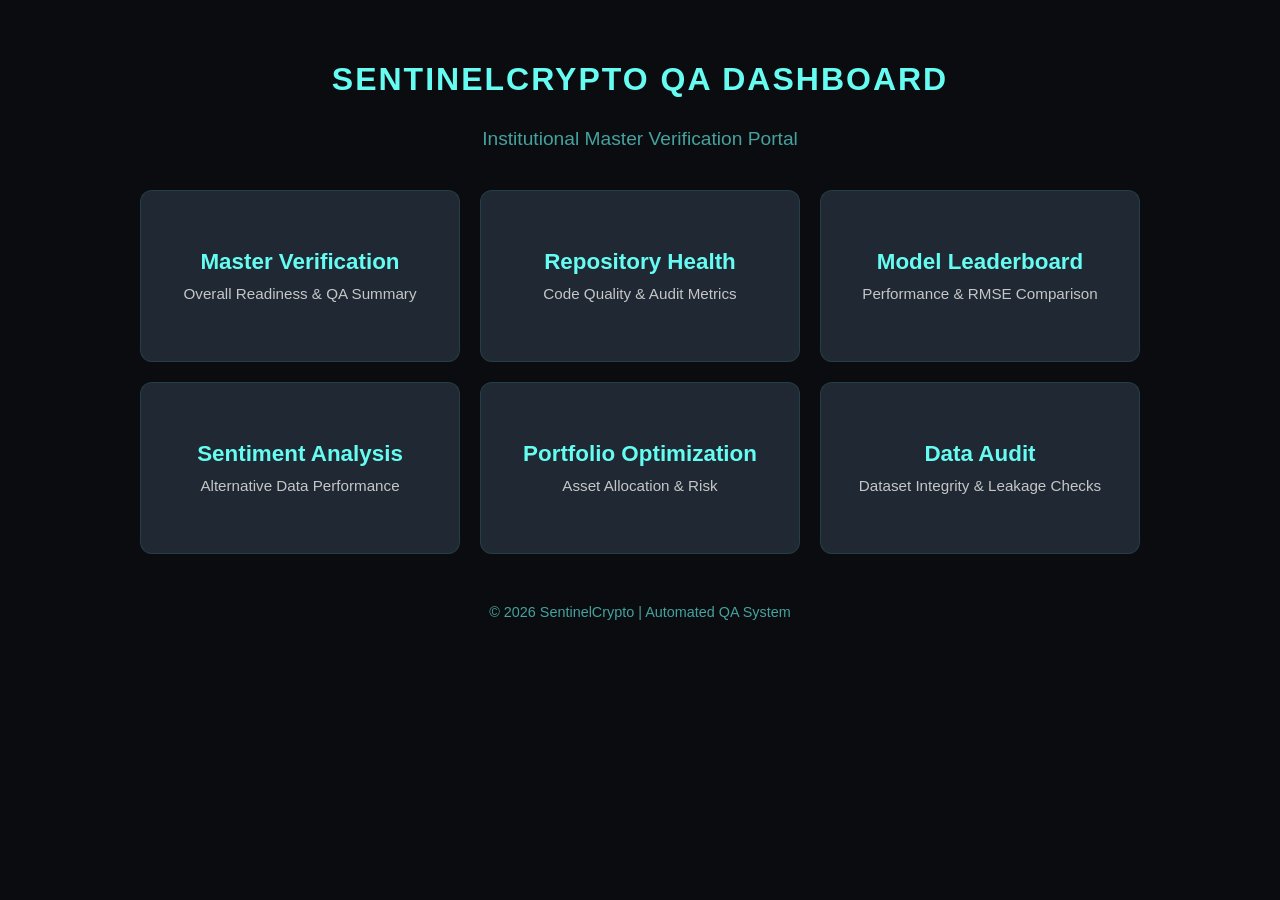
<file: reports/index.html>
<!DOCTYPE html>
<html lang="en">
<head>
    <meta charset="UTF-8">
    <meta name="viewport" content="width=device-width, initial-scale=1.0">
    <title>SentinelCrypto QA Dashboard</title>
    <style>
        :root {
            --bg-color: #0b0c10;
            --surface-color: #1f2833;
            --primary-accent: #66fcf1;
            --secondary-accent: #45a29e;
            --text-color: #c5c6c7;
            --text-light: #ffffff;
        }
        body {
            font-family: 'Segoe UI', Tahoma, Geneva, Verdana, sans-serif;
            background-color: var(--bg-color);
            color: var(--text-color);
            margin: 0;
            padding: 40px;
            display: flex;
            flex-direction: column;
            align-items: center;
        }
        h1 {
            color: var(--primary-accent);
            text-transform: uppercase;
            letter-spacing: 2px;
            margin-bottom: 10px;
        }
        p.subtitle {
            color: var(--secondary-accent);
            font-size: 1.2rem;
            margin-bottom: 40px;
        }
        .grid-container {
            display: grid;
            grid-template-columns: repeat(auto-fit, minmax(300px, 1fr));
            gap: 20px;
            width: 100%;
            max-width: 1000px;
        }
        .card {
            background-color: var(--surface-color);
            border-radius: 12px;
            padding: 25px;
            text-align: center;
            text-decoration: none;
            color: var(--text-light);
            transition: transform 0.3s ease, box-shadow 0.3s ease;
            border: 1px solid rgba(102, 252, 241, 0.1);
            display: flex;
            flex-direction: column;
            justify-content: center;
            min-height: 120px;
        }
        .card:hover {
            transform: translateY(-5px);
            box-shadow: 0 8px 20px rgba(102, 252, 241, 0.2);
            border-color: var(--primary-accent);
        }
        .card h2 {
            margin: 0 0 10px 0;
            font-size: 1.4rem;
            color: var(--primary-accent);
        }
        .card p {
            margin: 0;
            color: var(--text-color);
            font-size: 0.95rem;
        }
        footer {
            margin-top: 50px;
            color: var(--secondary-accent);
            font-size: 0.9rem;
        }
    </style>
</head>
<body>
    <h1>SentinelCrypto QA Dashboard</h1>
    <p class="subtitle">Institutional Master Verification Portal</p>
    
    <div class="grid-container">
        <a href="SentinelCrypto_Verification_Report.html" class="card">
            <h2>Master Verification</h2>
            <p>Overall Readiness & QA Summary</p>
        </a>
        <a href="RepositoryHealthReport.html" class="card">
            <h2>Repository Health</h2>
            <p>Code Quality & Audit Metrics</p>
        </a>
        <a href="ModelLeaderboard.html" class="card">
            <h2>Model Leaderboard</h2>
            <p>Performance & RMSE Comparison</p>
        </a>
        <a href="SentimentComparisonReport.html" class="card">
            <h2>Sentiment Analysis</h2>
            <p>Alternative Data Performance</p>
        </a>
        <a href="PortfolioOptimizationReport.html" class="card">
            <h2>Portfolio Optimization</h2>
            <p>Asset Allocation & Risk</p>
        </a>
        <a href="DataAuditReport.html" class="card">
            <h2>Data Audit</h2>
            <p>Dataset Integrity & Leakage Checks</p>
        </a>
    </div>

    <footer>
        <script>
            document.write("&copy; " + new Date().getFullYear() + " SentinelCrypto | Automated QA System");
        </script>
    </footer>
</body>
</html>
</file>
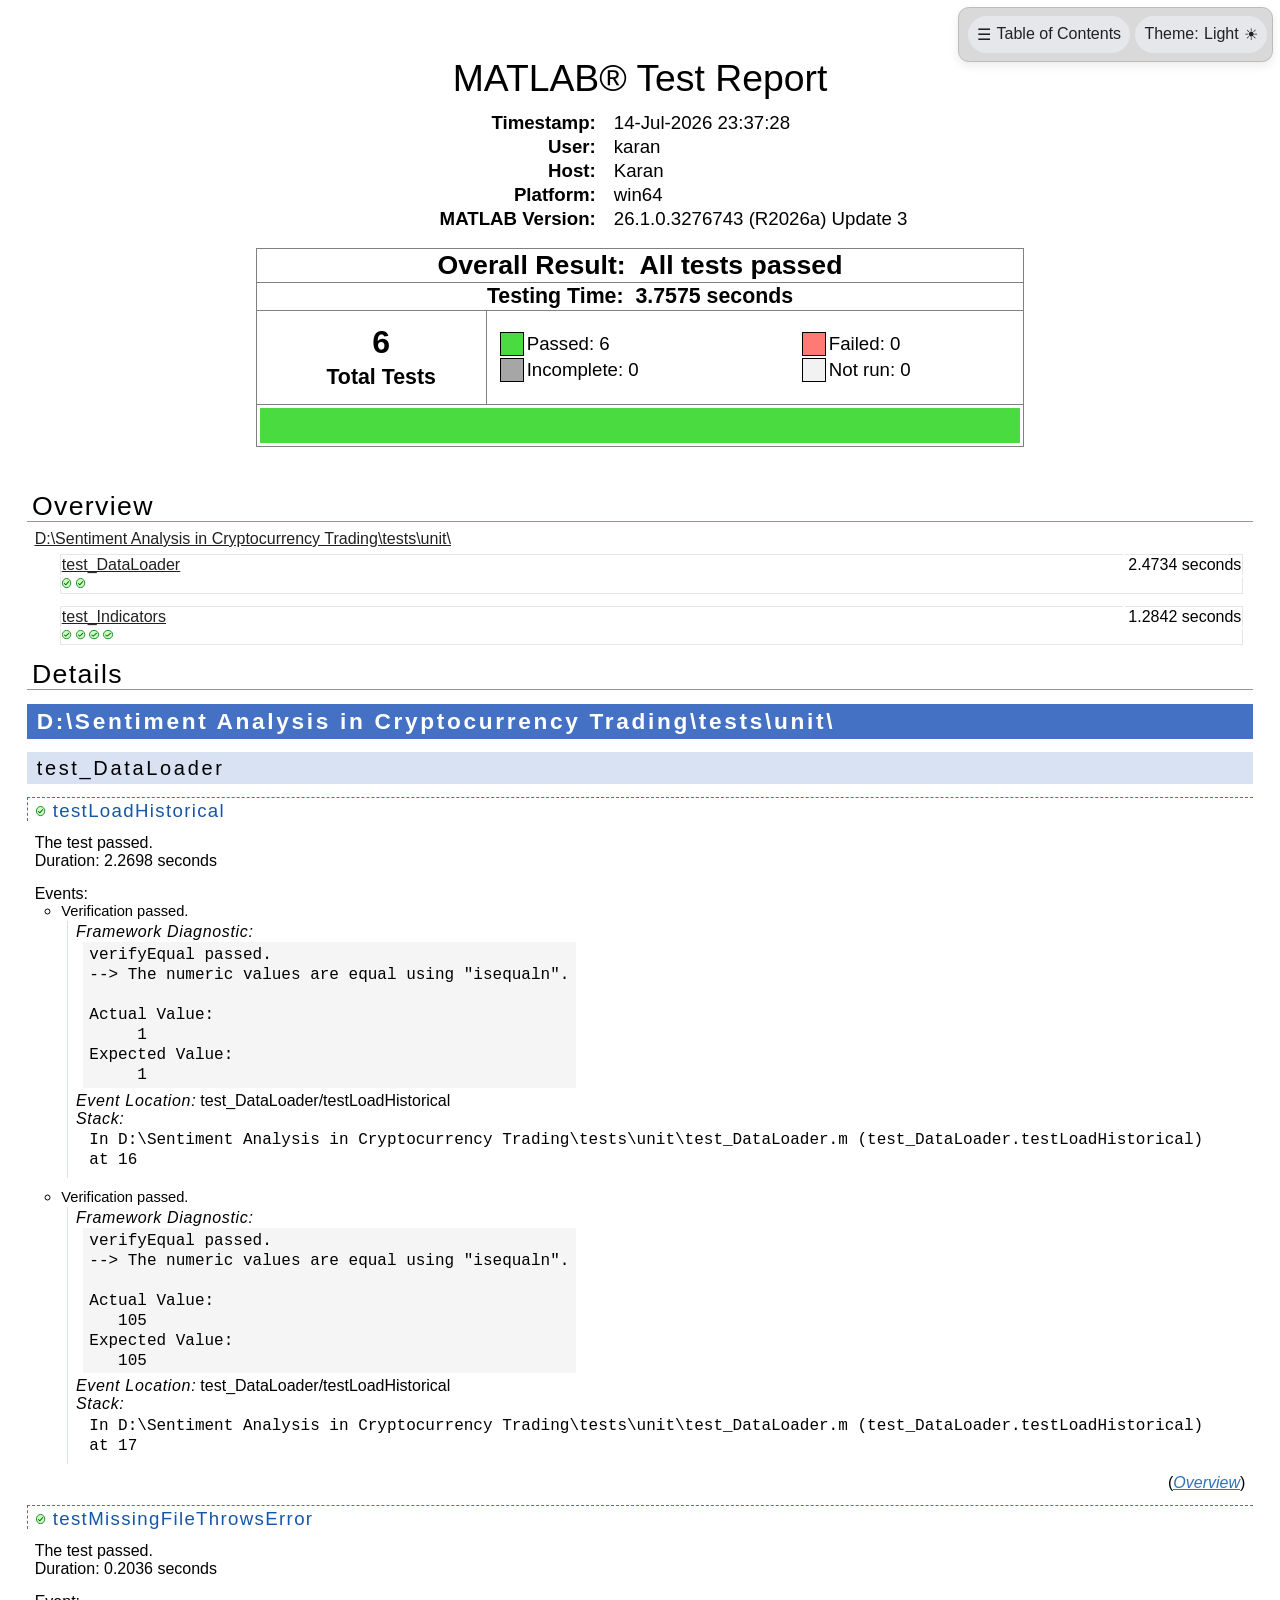
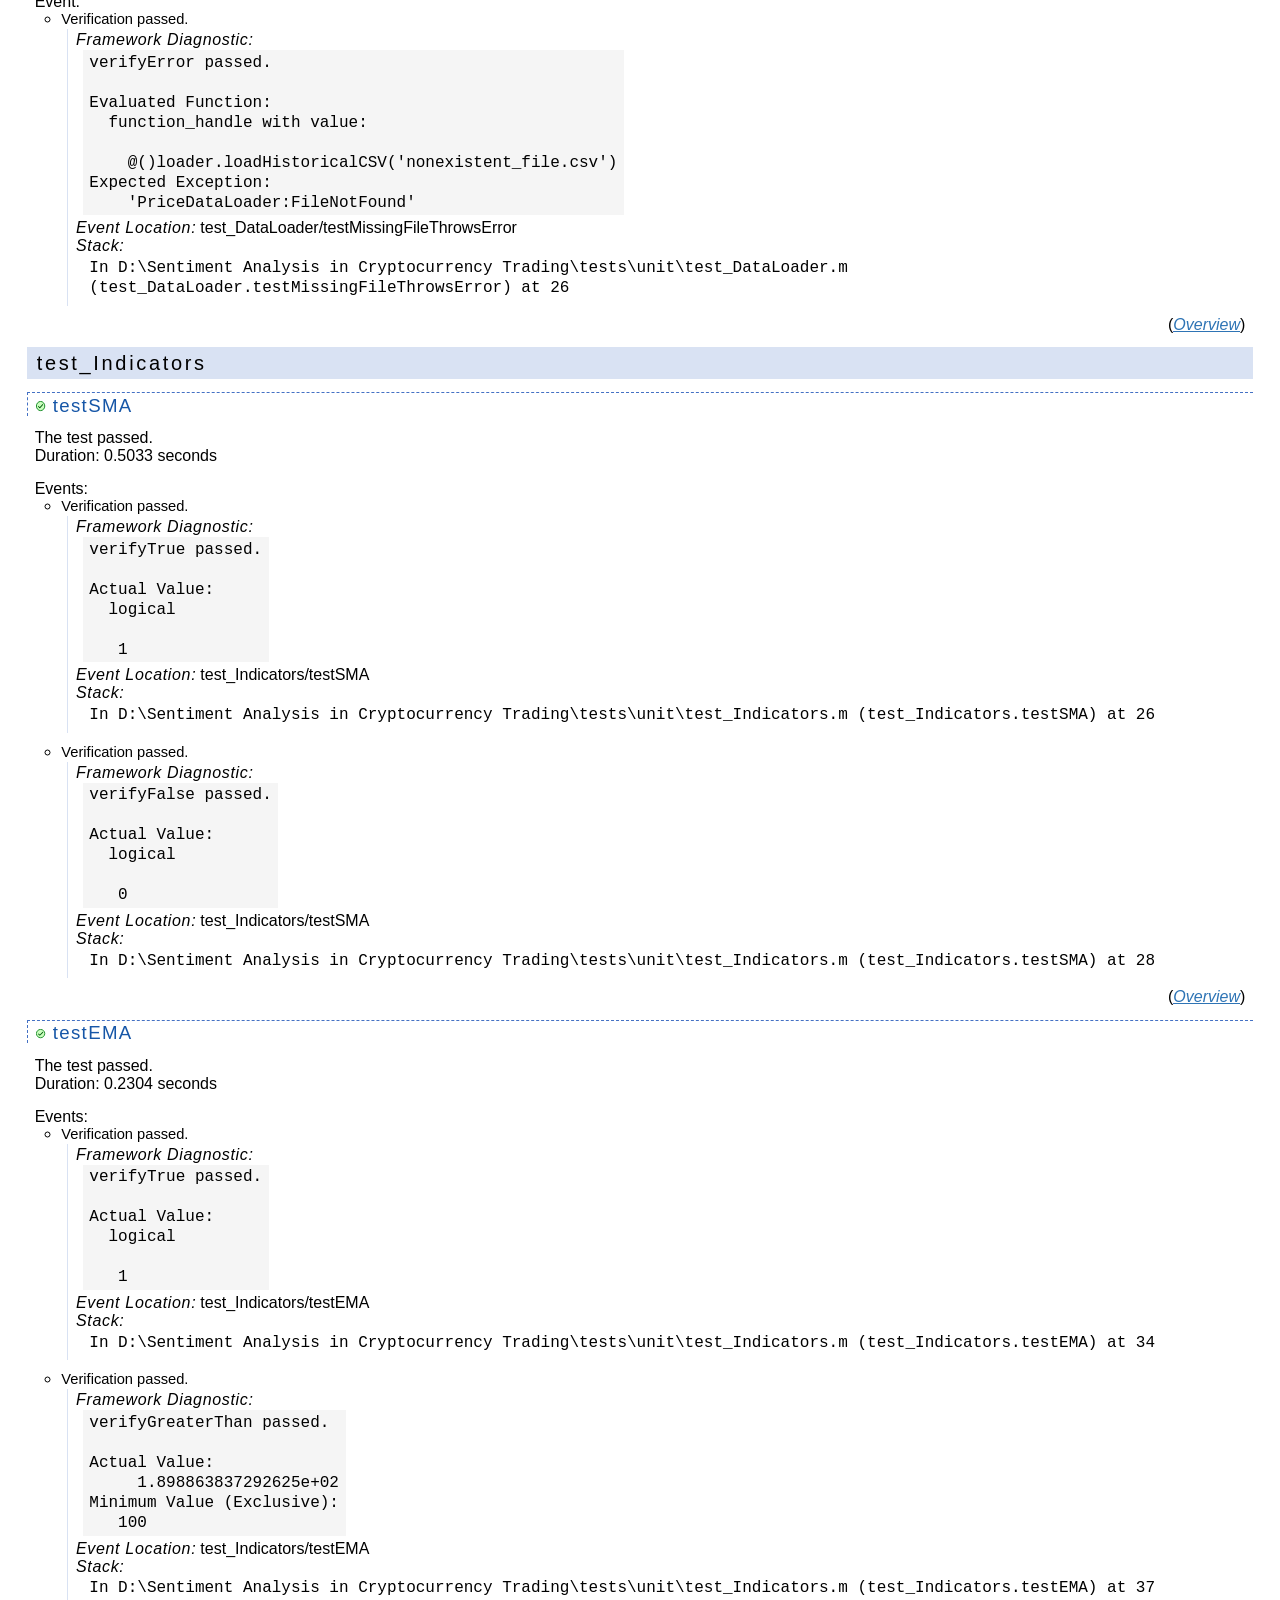
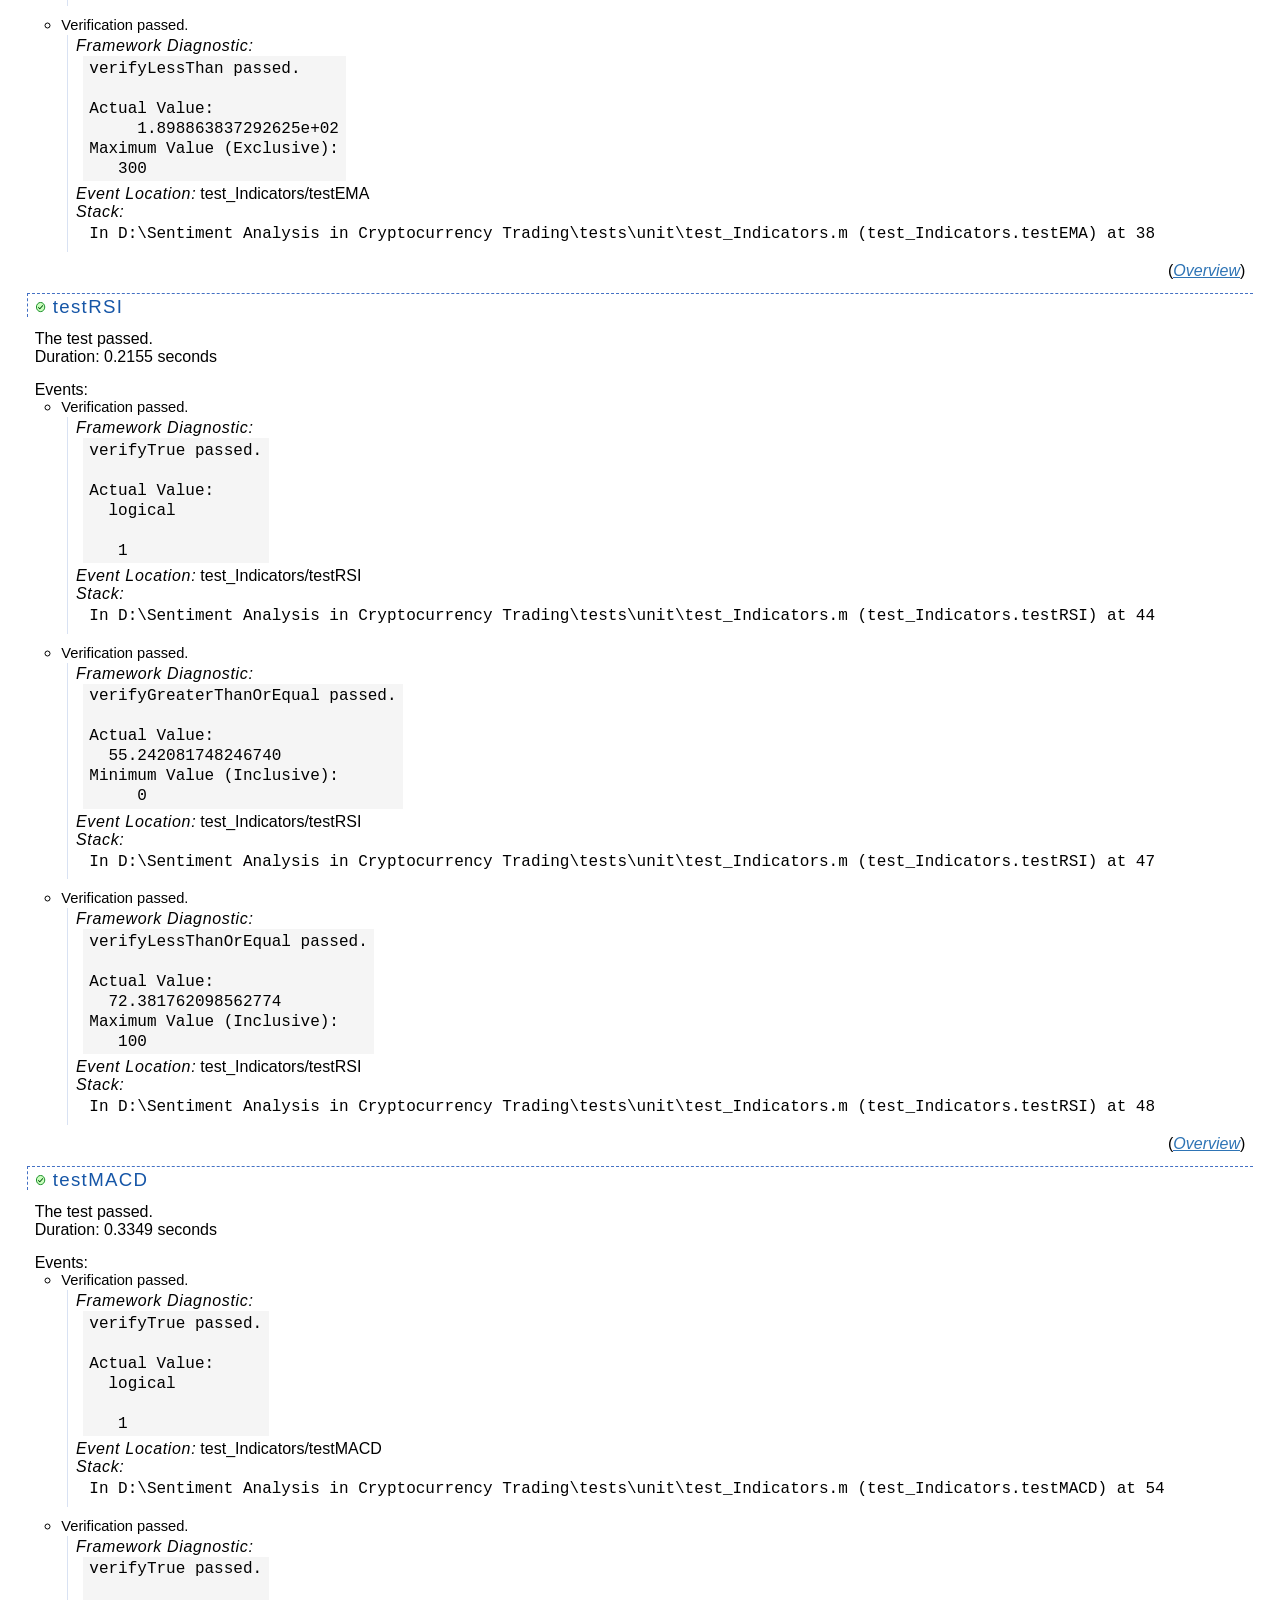
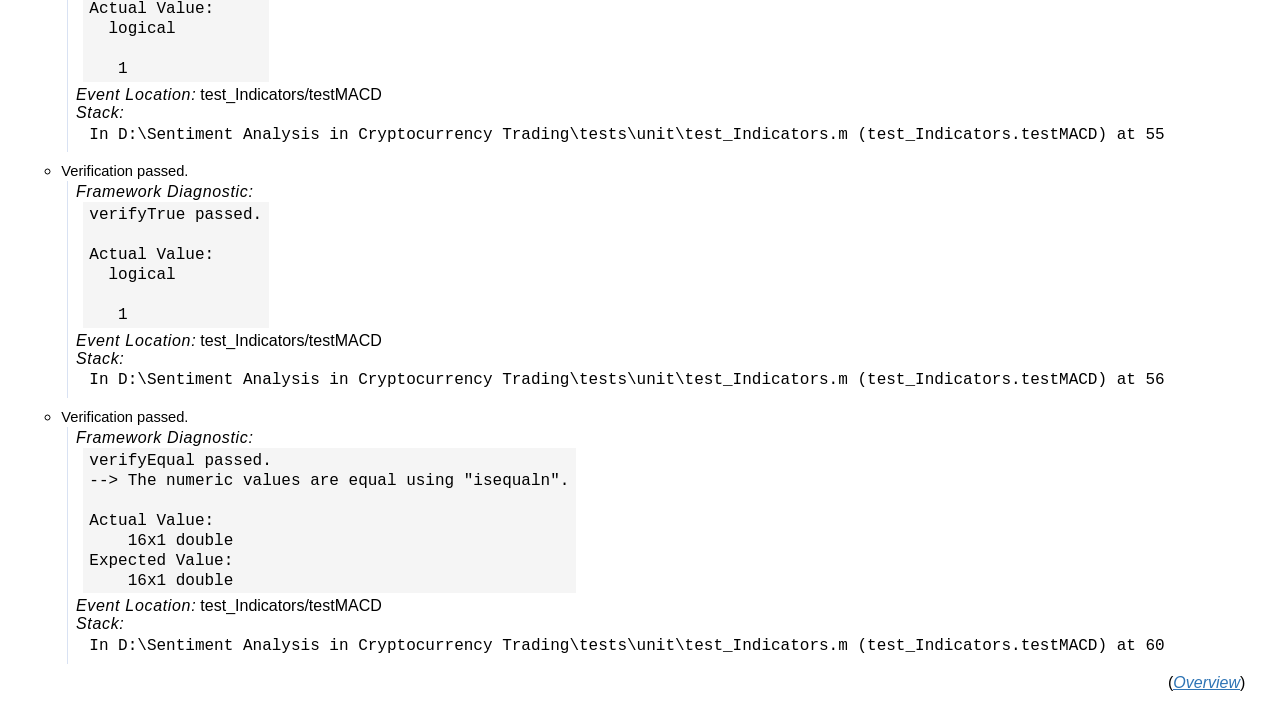
<file: reports/SentinelCrypto_QA_Report/index.html>
<!DOCTYPE html>
<html>
<head>
    <meta charset="utf-8"></meta>
    <meta content="IE=edge" http-equiv="X-UA-Compatible"></meta>
    <title></title>
    <link href="./stylesheets/root.css" rel="StyleSheet" type="text/css"></link>
<link href="./stylesheets/combined.css" rel="StyleSheet" type="text/css"></link></head>

<body>
    <div class="PageContainer">
        
            
            <p class="TopMargin"></p>
        
            <h1 class="CoverPageTitle"><span>MATLAB® Test Report</span></h1>
            <table class="CoverPageTable">
                <tr>
                    <td class="CoverPageTableLabel">
                        <p class="BoldText"><span>Timestamp:</span></p>
                    </td>
                    <td class="CoverPageTableValue">
                        <p><span>14-Jul-2026 23:37:28</span></p>
                    </td>
                </tr>
                <tr>
                    <td class="CoverPageTableLabel">
                        <p class="BoldText"><span>User:</span></p>
                    </td>
                    <td class="CoverPageTableValue">
                        <p><span>karan</span></p>
                    </td>
                </tr>
                <tr>
                    <td class="CoverPageTableLabel">
                        <p class="BoldText"><span>Host:</span></p>
                    </td>
                    <td class="CoverPageTableValue">
                        <p><span>Karan</span></p>
                    </td>
                </tr>
                <tr>
                    <td class="CoverPageTableLabel">
                        <p class="BoldText"><span>Platform:</span></p>
                    </td>
                    <td class="CoverPageTableValue">
                        <p><span>win64</span></p>
                    </td>
                </tr>
                <tr>
                    <td class="CoverPageTableLabel">
                        <p class="BoldText"><span>MATLAB Version:</span></p>
                    </td>
                    <td class="CoverPageTableValue">
                        <p><span>26.1.0.3276743 (R2026a) Update 3</span></p>
                    </td>
                </tr>
            </table>
    
            <!-- Combined Test Result Statistics and Results Table -->
            <p> </p>
            <table align="center" style="width:8in;border-top-style:solid;border-left-style:solid;border-bottom-style:solid;border-right-style:solid;border-top-color:#808080;border-left-color:#808080;border-bottom-color:#808080;border-right-color:#808080;border-top-width:1.5px;border-left-width:1.5px;border-bottom-width:1.5px;border-right-width:1.5px;border-collapse:collapse;"><tr><td colspan="2" style="text-align:center;border-top-style:solid;border-left-style:solid;border-bottom-style:solid;border-right-style:solid;border-top-color:#808080;border-left-color:#808080;border-bottom-color:#808080;border-right-color:#808080;border-top-width:1.5px;border-left-width:1.5px;border-bottom-width:1.5px;border-right-width:1.5px;"><p style="font-weight:bold;font-size:20pt;text-align:center;"><span>Overall Result:  All tests passed</span></p></td></tr><tr><td colspan="2" style="text-align:center;border-top-style:solid;border-left-style:solid;border-bottom-style:solid;border-right-style:solid;border-top-color:#808080;border-left-color:#808080;border-bottom-color:#808080;border-right-color:#808080;border-top-width:1.5px;border-left-width:1.5px;border-bottom-width:1.5px;border-right-width:1.5px;"><p style="font-weight:bold;font-size:16pt;text-align:center;"><span>Testing Time:  3.7575 seconds</span></p></td></tr><tr><td style="width:30%;text-align:center;border-top-style:solid;border-left-style:solid;border-bottom-style:solid;border-right-style:solid;border-top-color:#808080;border-left-color:#808080;border-bottom-color:#808080;border-right-color:#808080;border-top-width:1.5px;border-left-width:1.5px;border-bottom-width:1.5px;border-right-width:1.5px;" valign="middle"><table style="width:100%;border-top-style:none;border-left-style:none;border-bottom-style:none;border-right-style:none;margin-left:0.1in;margin-right:0.1in;margin-top:0.1in;margin-bottom:0.1in;"><tr><td style="text-align:center;border-bottom-style:none;" valign="middle"><p style="font-weight:bold;font-size:24pt;text-align:center;"><span>6</span></p></td></tr><tr><td style="text-align:center;" valign="middle"><p style="font-weight:bold;font-size:16pt;text-align:center;"><span>Total Tests</span></p></td></tr></table></td><td style="width:70%;text-align:center;border-top-style:solid;border-left-style:solid;border-bottom-style:solid;border-right-style:solid;border-top-color:#808080;border-left-color:#808080;border-bottom-color:#808080;border-right-color:#808080;border-top-width:1.5px;border-left-width:1.5px;border-bottom-width:1.5px;border-right-width:1.5px;"><table style="width:100%;border-top-style:none;border-left-style:none;border-bottom-style:none;border-right-style:none;margin-left:0.1in;margin-right:0.1in;margin-top:0.1in;margin-bottom:0.1in;"><tr><td style="background-color:#49db40;width:20px;height:20px;border-top-style:solid;border-left-style:solid;border-bottom-style:solid;border-right-style:solid;border-top-color:#000000;border-left-color:#000000;border-bottom-color:#000000;border-right-color:#000000;border-top-width:0.5px;border-left-width:0.5px;border-bottom-width:0.5px;border-right-width:0.5px;text-align:center;"><p/></td><td style="text-align:center;border-bottom-style:none;border-right-style:none;"><p style="font-size:14pt;text-align:left;"><span>Passed: 6</span></p></td><td style="background-color:#ff7a74;width:20px;height:20px;border-top-style:solid;border-left-style:solid;border-bottom-style:solid;border-right-style:solid;border-top-color:#000000;border-left-color:#000000;border-bottom-color:#000000;border-right-color:#000000;border-top-width:0.5px;border-left-width:0.5px;border-bottom-width:0.5px;border-right-width:0.5px;text-align:center;"><p/></td><td style="text-align:center;border-bottom-style:none;"><p style="font-size:14pt;text-align:left;"><span>Failed: 0</span></p></td></tr><tr><td style="background-color:#a6a6a6;width:20px;height:20px;border-top-style:solid;border-left-style:solid;border-bottom-style:solid;border-right-style:solid;border-top-color:#000000;border-left-color:#000000;border-bottom-color:#000000;border-right-color:#000000;border-top-width:0.5px;border-left-width:0.5px;border-bottom-width:0.5px;border-right-width:0.5px;text-align:center;"><p/></td><td style="text-align:center;border-right-style:none;"><p style="font-size:14pt;text-align:left;"><span>Incomplete: 0</span></p></td><td style="background-color:#f2f2f2;width:20px;height:20px;border-top-style:solid;border-left-style:solid;border-bottom-style:solid;border-right-style:solid;border-top-color:#000000;border-left-color:#000000;border-bottom-color:#000000;border-right-color:#000000;border-top-width:0.5px;border-left-width:0.5px;border-bottom-width:0.5px;border-right-width:0.5px;text-align:center;"><p/></td><td style="text-align:center;"><p style="font-size:14pt;text-align:left;"><span>Not run: 0</span></p></td></tr></table></td></tr><tr><td colspan="2" style="text-align:center;border-top-style:solid;border-left-style:solid;border-bottom-style:solid;border-right-style:solid;border-top-color:#808080;border-left-color:#808080;border-bottom-color:#808080;border-right-color:#808080;border-top-width:1.5px;border-left-width:1.5px;border-bottom-width:1.5px;border-right-width:1.5px;"><table style="width:100%;border-top-style:none;border-left-style:none;border-bottom-style:none;border-right-style:none;"><tr><td style="background-color:#49db40;width:100.00%;height:0.3in;border-top-style:solid;border-left-style:solid;border-bottom-style:solid;border-right-style:solid;border-top-color:#49db40;border-left-color:#49db40;border-bottom-color:#49db40;border-right-color:#49db40;border-top-width:2px;border-left-width:2px;border-bottom-width:2px;border-right-width:2px;border-collapse:collapse;text-align:center;"><p/></td></tr></table></td></tr></table>
            <p> </p>
            <p> </p>
            <pagebreak></pagebreak>
        
            
            <h1 class="Heading1"><span style="white-space:pre-wrap;">Overview</span></h1>
        
            <p class="BaseFolder"><a href="#Link1" target="_self"><span>D:\Sentiment Analysis in Cryptocurrency Trading\tests\unit\</span></a></p>
            
            <table class="TestParentBox">
                <tr>
                    <td class="IndentCell">
                        <p></p>
                    </td>
                    <td class="TestParentNameCell">
                        <p><a name="Link2"></a><a href="#Link3" target="_self"><span>test_DataLoader</span></a></p>
                    </td>
                    <td class="TotalDurationTextCell">
                        <p><span>2.4734 seconds</span></p>
                    </td>
                </tr>
                <tr>
                    <td class="IndentCell">
                        <p></p>
                    </td>
                    <td class="ResultsIconsCell" colspan="2">
                        <p><a href="#Link4" target="_self"><span></span><img src="images/image1.svg" style="width:0.11in;height:0.11in;"/></a><span style="white-space:pre-wrap;"> </span><a href="#Link5" target="_self"><span></span><img src="images/image1.svg" style="width:0.11in;height:0.11in;"/></a></p>
                    </td>
                </tr>
            </table>
        
            <table class="TestParentBox">
                <tr>
                    <td class="IndentCell">
                        <p></p>
                    </td>
                    <td class="TestParentNameCell">
                        <p><a name="Link6"></a><a href="#Link7" target="_self"><span>test_Indicators</span></a></p>
                    </td>
                    <td class="TotalDurationTextCell">
                        <p><span>1.2842 seconds</span></p>
                    </td>
                </tr>
                <tr>
                    <td class="IndentCell">
                        <p></p>
                    </td>
                    <td class="ResultsIconsCell" colspan="2">
                        <p><a href="#Link8" target="_self"><span></span><img src="images/image1.svg" style="width:0.11in;height:0.11in;"/></a><span style="white-space:pre-wrap;"> </span><a href="#Link9" target="_self"><span></span><img src="images/image1.svg" style="width:0.11in;height:0.11in;"/></a><span style="white-space:pre-wrap;"> </span><a href="#Link10" target="_self"><span></span><img src="images/image1.svg" style="width:0.11in;height:0.11in;"/></a><span style="white-space:pre-wrap;"> </span><a href="#Link11" target="_self"><span></span><img src="images/image1.svg" style="width:0.11in;height:0.11in;"/></a></p>
                    </td>
                </tr>
            </table>
        
            <p class="SpaceAfterTestParentOverviewParts"></p>
        
        
        
            
            <h1 class="Heading1"><span style="white-space:pre-wrap;">Details</span></h1>
        
            
            <h2 class="Heading2"><a name="Link1"></a><span style="white-space:pre-wrap;">D:\Sentiment Analysis in Cryptocurrency Trading\tests\unit\</span></h2>
        
            
            <h3 class="Heading3"><a name="Link3"></a><span style="white-space:pre-wrap;">test_DataLoader</span></h3>
        
            
            <h4 class="Heading4"><a name="Link4"></a><img src="images/image1.svg" style="width:0.11in;height:0.11in;"/><span style="white-space:pre-wrap;"> </span><span style="white-space:pre-wrap;">testLoadHistorical</span></h4>
        
            <p class="TestDetails"><span style="white-space:pre-wrap;">The test passed.
Duration: 2.2698 seconds</span></p>          
            
            <p class="EventsLabel"><span>Events:</span></p>
            
            <ul class="EventSummaryText"><li><p><span>Verification passed.</span></p></li></ul>
            <table class="EventTable">
                <tr>
                    <td class="IndentCell">
                        <p></p>
                    </td>
                    <td class="ContentCell">
                        
            <p class="DiagnosticLabel"><span>Framework Diagnostic:</span></p>
            <p class="CodeParagraph"><span style="white-space:pre;">verifyEqual passed.
--&gt; The numeric values are equal using "isequaln".

Actual Value:
     1
Expected Value:
     1</span></p>
            
        
        
                        <p><span class="InlineLabel">Event Location:</span> <span class="InlineText">test_DataLoader/testLoadHistorical</span></p>
                        
            <p><span class="InlineLabel">Stack:</span></p>
            <p class="StackTextParagraph"><span style="white-space:pre-wrap;">In D:\Sentiment Analysis in Cryptocurrency Trading\tests\unit\test_DataLoader.m (test_DataLoader.testLoadHistorical) at 16</span></p>
        
                    </td>
                </tr>
            </table>
        
            <ul class="EventSummaryText"><li><p><span>Verification passed.</span></p></li></ul>
            <table class="EventTable">
                <tr>
                    <td class="IndentCell">
                        <p></p>
                    </td>
                    <td class="ContentCell">
                        
            <p class="DiagnosticLabel"><span>Framework Diagnostic:</span></p>
            <p class="CodeParagraph"><span style="white-space:pre;">verifyEqual passed.
--&gt; The numeric values are equal using "isequaln".

Actual Value:
   105
Expected Value:
   105</span></p>
            
        
        
                        <p><span class="InlineLabel">Event Location:</span> <span class="InlineText">test_DataLoader/testLoadHistorical</span></p>
                        
            <p><span class="InlineLabel">Stack:</span></p>
            <p class="StackTextParagraph"><span style="white-space:pre-wrap;">In D:\Sentiment Analysis in Cryptocurrency Trading\tests\unit\test_DataLoader.m (test_DataLoader.testLoadHistorical) at 17</span></p>
        
                    </td>
                </tr>
            </table>
        
                    
            <p class="OverviewLinkParagraph">(<a class="InternalLink" href="#Link2" target="_self"><span class="InternalLink">Overview</span></a>)</p>
            
        
        
            
            <h4 class="Heading4"><a name="Link5"></a><img src="images/image1.svg" style="width:0.11in;height:0.11in;"/><span style="white-space:pre-wrap;"> </span><span style="white-space:pre-wrap;">testMissingFileThrowsError</span></h4>
        
            <p class="TestDetails"><span style="white-space:pre-wrap;">The test passed.
Duration: 0.2036 seconds</span></p>          
            
            <p class="EventsLabel"><span>Event:</span></p>
            
            <ul class="EventSummaryText"><li><p><span>Verification passed.</span></p></li></ul>
            <table class="EventTable">
                <tr>
                    <td class="IndentCell">
                        <p></p>
                    </td>
                    <td class="ContentCell">
                        
            <p class="DiagnosticLabel"><span>Framework Diagnostic:</span></p>
            <p class="CodeParagraph"><span style="white-space:pre;">verifyError passed.

Evaluated Function:
  function_handle with value:

    @()loader.loadHistoricalCSV('nonexistent_file.csv')
Expected Exception:
    'PriceDataLoader:FileNotFound'</span></p>
            
        
        
                        <p><span class="InlineLabel">Event Location:</span> <span class="InlineText">test_DataLoader/testMissingFileThrowsError</span></p>
                        
            <p><span class="InlineLabel">Stack:</span></p>
            <p class="StackTextParagraph"><span style="white-space:pre-wrap;">In D:\Sentiment Analysis in Cryptocurrency Trading\tests\unit\test_DataLoader.m (test_DataLoader.testMissingFileThrowsError) at 26</span></p>
        
                    </td>
                </tr>
            </table>
        
                    
            <p class="OverviewLinkParagraph">(<a class="InternalLink" href="#Link2" target="_self"><span class="InternalLink">Overview</span></a>)</p>
            
        
        
        
            
            <h3 class="Heading3"><a name="Link7"></a><span style="white-space:pre-wrap;">test_Indicators</span></h3>
        
            
            <h4 class="Heading4"><a name="Link8"></a><img src="images/image1.svg" style="width:0.11in;height:0.11in;"/><span style="white-space:pre-wrap;"> </span><span style="white-space:pre-wrap;">testSMA</span></h4>
        
            <p class="TestDetails"><span style="white-space:pre-wrap;">The test passed.
Duration: 0.5033 seconds</span></p>          
            
            <p class="EventsLabel"><span>Events:</span></p>
            
            <ul class="EventSummaryText"><li><p><span>Verification passed.</span></p></li></ul>
            <table class="EventTable">
                <tr>
                    <td class="IndentCell">
                        <p></p>
                    </td>
                    <td class="ContentCell">
                        
            <p class="DiagnosticLabel"><span>Framework Diagnostic:</span></p>
            <p class="CodeParagraph"><span style="white-space:pre;">verifyTrue passed.

Actual Value:
  logical

   1</span></p>
            
        
        
                        <p><span class="InlineLabel">Event Location:</span> <span class="InlineText">test_Indicators/testSMA</span></p>
                        
            <p><span class="InlineLabel">Stack:</span></p>
            <p class="StackTextParagraph"><span style="white-space:pre-wrap;">In D:\Sentiment Analysis in Cryptocurrency Trading\tests\unit\test_Indicators.m (test_Indicators.testSMA) at 26</span></p>
        
                    </td>
                </tr>
            </table>
        
            <ul class="EventSummaryText"><li><p><span>Verification passed.</span></p></li></ul>
            <table class="EventTable">
                <tr>
                    <td class="IndentCell">
                        <p></p>
                    </td>
                    <td class="ContentCell">
                        
            <p class="DiagnosticLabel"><span>Framework Diagnostic:</span></p>
            <p class="CodeParagraph"><span style="white-space:pre;">verifyFalse passed.

Actual Value:
  logical

   0</span></p>
            
        
        
                        <p><span class="InlineLabel">Event Location:</span> <span class="InlineText">test_Indicators/testSMA</span></p>
                        
            <p><span class="InlineLabel">Stack:</span></p>
            <p class="StackTextParagraph"><span style="white-space:pre-wrap;">In D:\Sentiment Analysis in Cryptocurrency Trading\tests\unit\test_Indicators.m (test_Indicators.testSMA) at 28</span></p>
        
                    </td>
                </tr>
            </table>
        
                    
            <p class="OverviewLinkParagraph">(<a class="InternalLink" href="#Link6" target="_self"><span class="InternalLink">Overview</span></a>)</p>
            
        
        
            
            <h4 class="Heading4"><a name="Link9"></a><img src="images/image1.svg" style="width:0.11in;height:0.11in;"/><span style="white-space:pre-wrap;"> </span><span style="white-space:pre-wrap;">testEMA</span></h4>
        
            <p class="TestDetails"><span style="white-space:pre-wrap;">The test passed.
Duration: 0.2304 seconds</span></p>          
            
            <p class="EventsLabel"><span>Events:</span></p>
            
            <ul class="EventSummaryText"><li><p><span>Verification passed.</span></p></li></ul>
            <table class="EventTable">
                <tr>
                    <td class="IndentCell">
                        <p></p>
                    </td>
                    <td class="ContentCell">
                        
            <p class="DiagnosticLabel"><span>Framework Diagnostic:</span></p>
            <p class="CodeParagraph"><span style="white-space:pre;">verifyTrue passed.

Actual Value:
  logical

   1</span></p>
            
        
        
                        <p><span class="InlineLabel">Event Location:</span> <span class="InlineText">test_Indicators/testEMA</span></p>
                        
            <p><span class="InlineLabel">Stack:</span></p>
            <p class="StackTextParagraph"><span style="white-space:pre-wrap;">In D:\Sentiment Analysis in Cryptocurrency Trading\tests\unit\test_Indicators.m (test_Indicators.testEMA) at 34</span></p>
        
                    </td>
                </tr>
            </table>
        
            <ul class="EventSummaryText"><li><p><span>Verification passed.</span></p></li></ul>
            <table class="EventTable">
                <tr>
                    <td class="IndentCell">
                        <p></p>
                    </td>
                    <td class="ContentCell">
                        
            <p class="DiagnosticLabel"><span>Framework Diagnostic:</span></p>
            <p class="CodeParagraph"><span style="white-space:pre;">verifyGreaterThan passed.

Actual Value:
     1.898863837292625e+02
Minimum Value (Exclusive):
   100</span></p>
            
        
        
                        <p><span class="InlineLabel">Event Location:</span> <span class="InlineText">test_Indicators/testEMA</span></p>
                        
            <p><span class="InlineLabel">Stack:</span></p>
            <p class="StackTextParagraph"><span style="white-space:pre-wrap;">In D:\Sentiment Analysis in Cryptocurrency Trading\tests\unit\test_Indicators.m (test_Indicators.testEMA) at 37</span></p>
        
                    </td>
                </tr>
            </table>
        
            <ul class="EventSummaryText"><li><p><span>Verification passed.</span></p></li></ul>
            <table class="EventTable">
                <tr>
                    <td class="IndentCell">
                        <p></p>
                    </td>
                    <td class="ContentCell">
                        
            <p class="DiagnosticLabel"><span>Framework Diagnostic:</span></p>
            <p class="CodeParagraph"><span style="white-space:pre;">verifyLessThan passed.

Actual Value:
     1.898863837292625e+02
Maximum Value (Exclusive):
   300</span></p>
            
        
        
                        <p><span class="InlineLabel">Event Location:</span> <span class="InlineText">test_Indicators/testEMA</span></p>
                        
            <p><span class="InlineLabel">Stack:</span></p>
            <p class="StackTextParagraph"><span style="white-space:pre-wrap;">In D:\Sentiment Analysis in Cryptocurrency Trading\tests\unit\test_Indicators.m (test_Indicators.testEMA) at 38</span></p>
        
                    </td>
                </tr>
            </table>
        
                    
            <p class="OverviewLinkParagraph">(<a class="InternalLink" href="#Link6" target="_self"><span class="InternalLink">Overview</span></a>)</p>
            
        
        
            
            <h4 class="Heading4"><a name="Link10"></a><img src="images/image1.svg" style="width:0.11in;height:0.11in;"/><span style="white-space:pre-wrap;"> </span><span style="white-space:pre-wrap;">testRSI</span></h4>
        
            <p class="TestDetails"><span style="white-space:pre-wrap;">The test passed.
Duration: 0.2155 seconds</span></p>          
            
            <p class="EventsLabel"><span>Events:</span></p>
            
            <ul class="EventSummaryText"><li><p><span>Verification passed.</span></p></li></ul>
            <table class="EventTable">
                <tr>
                    <td class="IndentCell">
                        <p></p>
                    </td>
                    <td class="ContentCell">
                        
            <p class="DiagnosticLabel"><span>Framework Diagnostic:</span></p>
            <p class="CodeParagraph"><span style="white-space:pre;">verifyTrue passed.

Actual Value:
  logical

   1</span></p>
            
        
        
                        <p><span class="InlineLabel">Event Location:</span> <span class="InlineText">test_Indicators/testRSI</span></p>
                        
            <p><span class="InlineLabel">Stack:</span></p>
            <p class="StackTextParagraph"><span style="white-space:pre-wrap;">In D:\Sentiment Analysis in Cryptocurrency Trading\tests\unit\test_Indicators.m (test_Indicators.testRSI) at 44</span></p>
        
                    </td>
                </tr>
            </table>
        
            <ul class="EventSummaryText"><li><p><span>Verification passed.</span></p></li></ul>
            <table class="EventTable">
                <tr>
                    <td class="IndentCell">
                        <p></p>
                    </td>
                    <td class="ContentCell">
                        
            <p class="DiagnosticLabel"><span>Framework Diagnostic:</span></p>
            <p class="CodeParagraph"><span style="white-space:pre;">verifyGreaterThanOrEqual passed.

Actual Value:
  55.242081748246740
Minimum Value (Inclusive):
     0</span></p>
            
        
        
                        <p><span class="InlineLabel">Event Location:</span> <span class="InlineText">test_Indicators/testRSI</span></p>
                        
            <p><span class="InlineLabel">Stack:</span></p>
            <p class="StackTextParagraph"><span style="white-space:pre-wrap;">In D:\Sentiment Analysis in Cryptocurrency Trading\tests\unit\test_Indicators.m (test_Indicators.testRSI) at 47</span></p>
        
                    </td>
                </tr>
            </table>
        
            <ul class="EventSummaryText"><li><p><span>Verification passed.</span></p></li></ul>
            <table class="EventTable">
                <tr>
                    <td class="IndentCell">
                        <p></p>
                    </td>
                    <td class="ContentCell">
                        
            <p class="DiagnosticLabel"><span>Framework Diagnostic:</span></p>
            <p class="CodeParagraph"><span style="white-space:pre;">verifyLessThanOrEqual passed.

Actual Value:
  72.381762098562774
Maximum Value (Inclusive):
   100</span></p>
            
        
        
                        <p><span class="InlineLabel">Event Location:</span> <span class="InlineText">test_Indicators/testRSI</span></p>
                        
            <p><span class="InlineLabel">Stack:</span></p>
            <p class="StackTextParagraph"><span style="white-space:pre-wrap;">In D:\Sentiment Analysis in Cryptocurrency Trading\tests\unit\test_Indicators.m (test_Indicators.testRSI) at 48</span></p>
        
                    </td>
                </tr>
            </table>
        
                    
            <p class="OverviewLinkParagraph">(<a class="InternalLink" href="#Link6" target="_self"><span class="InternalLink">Overview</span></a>)</p>
            
        
        
            
            <h4 class="Heading4"><a name="Link11"></a><img src="images/image1.svg" style="width:0.11in;height:0.11in;"/><span style="white-space:pre-wrap;"> </span><span style="white-space:pre-wrap;">testMACD</span></h4>
        
            <p class="TestDetails"><span style="white-space:pre-wrap;">The test passed.
Duration: 0.3349 seconds</span></p>          
            
            <p class="EventsLabel"><span>Events:</span></p>
            
            <ul class="EventSummaryText"><li><p><span>Verification passed.</span></p></li></ul>
            <table class="EventTable">
                <tr>
                    <td class="IndentCell">
                        <p></p>
                    </td>
                    <td class="ContentCell">
                        
            <p class="DiagnosticLabel"><span>Framework Diagnostic:</span></p>
            <p class="CodeParagraph"><span style="white-space:pre;">verifyTrue passed.

Actual Value:
  logical

   1</span></p>
            
        
        
                        <p><span class="InlineLabel">Event Location:</span> <span class="InlineText">test_Indicators/testMACD</span></p>
                        
            <p><span class="InlineLabel">Stack:</span></p>
            <p class="StackTextParagraph"><span style="white-space:pre-wrap;">In D:\Sentiment Analysis in Cryptocurrency Trading\tests\unit\test_Indicators.m (test_Indicators.testMACD) at 54</span></p>
        
                    </td>
                </tr>
            </table>
        
            <ul class="EventSummaryText"><li><p><span>Verification passed.</span></p></li></ul>
            <table class="EventTable">
                <tr>
                    <td class="IndentCell">
                        <p></p>
                    </td>
                    <td class="ContentCell">
                        
            <p class="DiagnosticLabel"><span>Framework Diagnostic:</span></p>
            <p class="CodeParagraph"><span style="white-space:pre;">verifyTrue passed.

Actual Value:
  logical

   1</span></p>
            
        
        
                        <p><span class="InlineLabel">Event Location:</span> <span class="InlineText">test_Indicators/testMACD</span></p>
                        
            <p><span class="InlineLabel">Stack:</span></p>
            <p class="StackTextParagraph"><span style="white-space:pre-wrap;">In D:\Sentiment Analysis in Cryptocurrency Trading\tests\unit\test_Indicators.m (test_Indicators.testMACD) at 55</span></p>
        
                    </td>
                </tr>
            </table>
        
            <ul class="EventSummaryText"><li><p><span>Verification passed.</span></p></li></ul>
            <table class="EventTable">
                <tr>
                    <td class="IndentCell">
                        <p></p>
                    </td>
                    <td class="ContentCell">
                        
            <p class="DiagnosticLabel"><span>Framework Diagnostic:</span></p>
            <p class="CodeParagraph"><span style="white-space:pre;">verifyTrue passed.

Actual Value:
  logical

   1</span></p>
            
        
        
                        <p><span class="InlineLabel">Event Location:</span> <span class="InlineText">test_Indicators/testMACD</span></p>
                        
            <p><span class="InlineLabel">Stack:</span></p>
            <p class="StackTextParagraph"><span style="white-space:pre-wrap;">In D:\Sentiment Analysis in Cryptocurrency Trading\tests\unit\test_Indicators.m (test_Indicators.testMACD) at 56</span></p>
        
                    </td>
                </tr>
            </table>
        
            <ul class="EventSummaryText"><li><p><span>Verification passed.</span></p></li></ul>
            <table class="EventTable">
                <tr>
                    <td class="IndentCell">
                        <p></p>
                    </td>
                    <td class="ContentCell">
                        
            <p class="DiagnosticLabel"><span>Framework Diagnostic:</span></p>
            <p class="CodeParagraph"><span style="white-space:pre;">verifyEqual passed.
--&gt; The numeric values are equal using "isequaln".

Actual Value:
    16x1 double
Expected Value:
    16x1 double</span></p>
            
        
        
                        <p><span class="InlineLabel">Event Location:</span> <span class="InlineText">test_Indicators/testMACD</span></p>
                        
            <p><span class="InlineLabel">Stack:</span></p>
            <p class="StackTextParagraph"><span style="white-space:pre-wrap;">In D:\Sentiment Analysis in Cryptocurrency Trading\tests\unit\test_Indicators.m (test_Indicators.testMACD) at 60</span></p>
        
                    </td>
                </tr>
            </table>
        
                    
            <p class="OverviewLinkParagraph">(<a class="InternalLink" href="#Link6" target="_self"><span class="InternalLink">Overview</span></a>)</p>
            
        
        
        
        
        
            <!-- ===== Unified Top-Right Menu ===== -->
            <div class="NavigationPane" id="NavigationPane" style="visibility: visible;">
                <div class="MenuHeader" id="MenuHeader">
                    <button aria-controls="NavigationBox" aria-expanded="false" class="menu-toggle" id="MenuToggle" title="Toggle Table of Contents">
                        <span aria-hidden="true" class="hamburger"></span>
                        <span id="MenuToggleLabel"></span>
                    </button>
                    <div class="ToggleTheme" id="ToggleThemes">
                        <button aria-live="polite" aria-pressed="false" class="toggle-btn" id="theme-toggle" title="Toggle theme" type="button">
                          <span id="theme-label"></span>
                          <span id="theme-value"></span>
                          <span aria-hidden="true" id="theme-icon"></span>
                        </button>
                    </div>
                </div>
    
                <!-- Table of Contents list -->
                <div class="NavigationBox" id="NavigationBox">
                      <ul id="NavigationList">
                      </ul>
                </div>
                <script type="text/javascript">
                    // Copyright 2025-2026 The MathWorks, Inc.
'use strict';
function createNavigationPane() {
    const toc = 'Table of Contents';
    const closetoc = 'Minimize';

    const navigationPane = document.getElementById('NavigationPane');
    const ulRoot = document.getElementById('NavigationList');
    const menuToggle = document.getElementById('MenuToggle');
    const menuToggleLabel = document.getElementById('MenuToggleLabel');

    // Initialize collapsed state label
    menuToggleLabel.textContent = toc;
    menuToggle.firstElementChild.textContent = '☰';

    // Build hierarchical TOC from headings
    const nodeList = document.querySelectorAll('h1,h2,h3,h4,h5');
    let currentLevel = 1;
    let ulContainer = ulRoot;

    // Clear any server-injected items
    ulContainer.innerHTML = '';

    for (let index = 0; index < nodeList.length; index++) {
      const element = nodeList[index];
      const level = parseInt(element.tagName[1], 10);

      const para = document.createElement('p');
      const newLink = document.createElement('a');
      const liContainer = document.createElement('li');

      // Assign anchor id
      element.id = 'Target' + index;

      // Trim text
      let str = (element.innerText || '').replace(/^ +/g, '').replace(/ +$/g, '');

      // Create link
      newLink.href = '#' + element.id;
      newLink.appendChild(document.createTextNode(str));
      para.appendChild(newLink);
      liContainer.appendChild(para);

      // Nesting logic based on heading levels
      if (level > currentLevel) {
        const lastLiContainer = ulContainer.children[ulContainer.children.length - 1];
        const nestedUl = document.createElement('ul');
        lastLiContainer.appendChild(nestedUl);
        ulContainer = nestedUl;
      } else if (level < currentLevel) {
        for (let i = 0; i < (currentLevel - level); i++) {
          ulContainer = ulContainer.parentElement?.parentElement || ulRoot;
        }
      }

      ulContainer.appendChild(liContainer);
      currentLevel = level;
    }

    // Open/close menu
    menuToggle.addEventListener('click', function () {
      const willOpen = !navigationPane.classList.contains('open');
      navigationPane.classList.toggle('open', willOpen);
      menuToggle.setAttribute('aria-expanded', String(willOpen));

      if (willOpen) {
        // ▲ (U+25B2) used originally; keep the same text intent
        menuToggleLabel.innerHTML = closetoc;
        menuToggle.firstElementChild.textContent = '▲';
      } else {
        menuToggleLabel.innerHTML = toc;
        menuToggle.firstElementChild.textContent = '☰';
      }
    });

    makeImagesClickable();
    navigationPane.style.visibility = 'visible';
  }

  function makeImagesClickable() {
    const nodeList = document.querySelectorAll('.LeftArtifactImageParagraph img');
    for (let index = 0; index < nodeList.length; index++) {
      const element = nodeList[index];
      element.onclick = function (x) {
        window.open(x.src, '_blank').focus();
      }.bind(null, element);
    }
  }

(function () {
    createNavigationPane();
})();

                </script>
                <script type="text/javascript">
                    // Copyright 2025-2026 The MathWorks, Inc.
'use strict';
(function () {
    const STORAGE_KEY = "theme-preference";
    const root = document.documentElement;
    const btn = document.getElementById("theme-toggle");
    const icon = document.getElementById("theme-icon");
    const label = document.getElementById("theme-label");
    const value = document.getElementById("theme-value");

    function getThemeDisplayText(currentTheme){
        // Labels to display theme in report
        const labels = {
            Dark: 'Dark',
            Light: 'Light'
        };
        return `${labels[currentTheme] || labels.Light}`;
    }


    function getInitialTheme() {
         // Current MATLAB theme is stored as initial theme
        const initialTheme = 'Light';
        const storedTheme = localStorage.getItem(STORAGE_KEY);
        const theme = storedTheme || initialTheme;
        if (theme === "Light" || theme === "Dark") return theme;
        const prefersDark = window.matchMedia &&
              window.matchMedia("(prefers-color-scheme: dark)").matches;
        return prefersDark ? "Dark" : "Light";
    }

    function renderButton(theme) {
        // ASCII/Unicode symbols: sun ☀ (&#9728;), moon ☾ (&#9790;)
        const themeLabel = 'Theme:';
        if (theme === "Dark") {
            icon.textContent = "☾";
            label.textContent = themeLabel;
            value.textContent = getThemeDisplayText(theme);
            btn.setAttribute("aria-pressed", "true");
        } else {
            icon.textContent = "☀";
            label.textContent = themeLabel;
            value.textContent = getThemeDisplayText(theme);
            btn.setAttribute("aria-pressed", "false");
        }
    }

    function applyTheme(theme) {
        const normalized = theme === "Dark" ? "Dark" : "Light";
        root.setAttribute("data-theme", normalized);
        renderButton(normalized);
        localStorage.setItem(STORAGE_KEY, normalized);
    }

    applyTheme(getInitialTheme());

    btn.addEventListener("click", () => {
        const current = root.getAttribute("data-theme") === "Dark" ? "Dark" : "Light";
        const next = current === "Dark" ? "Light" : "Dark";
        applyTheme(next);
    });

    const mql = window.matchMedia("(prefers-color-scheme: dark)");
    mql.addEventListener?.("change", (event) => {
        const saved = localStorage.getItem(STORAGE_KEY);
        if (!saved) {
            applyTheme(event.matches ? "Dark" : "Light");
        }
    });
})();

                </script>
            </div>
        
    </div>
</body>
</html>
</file>
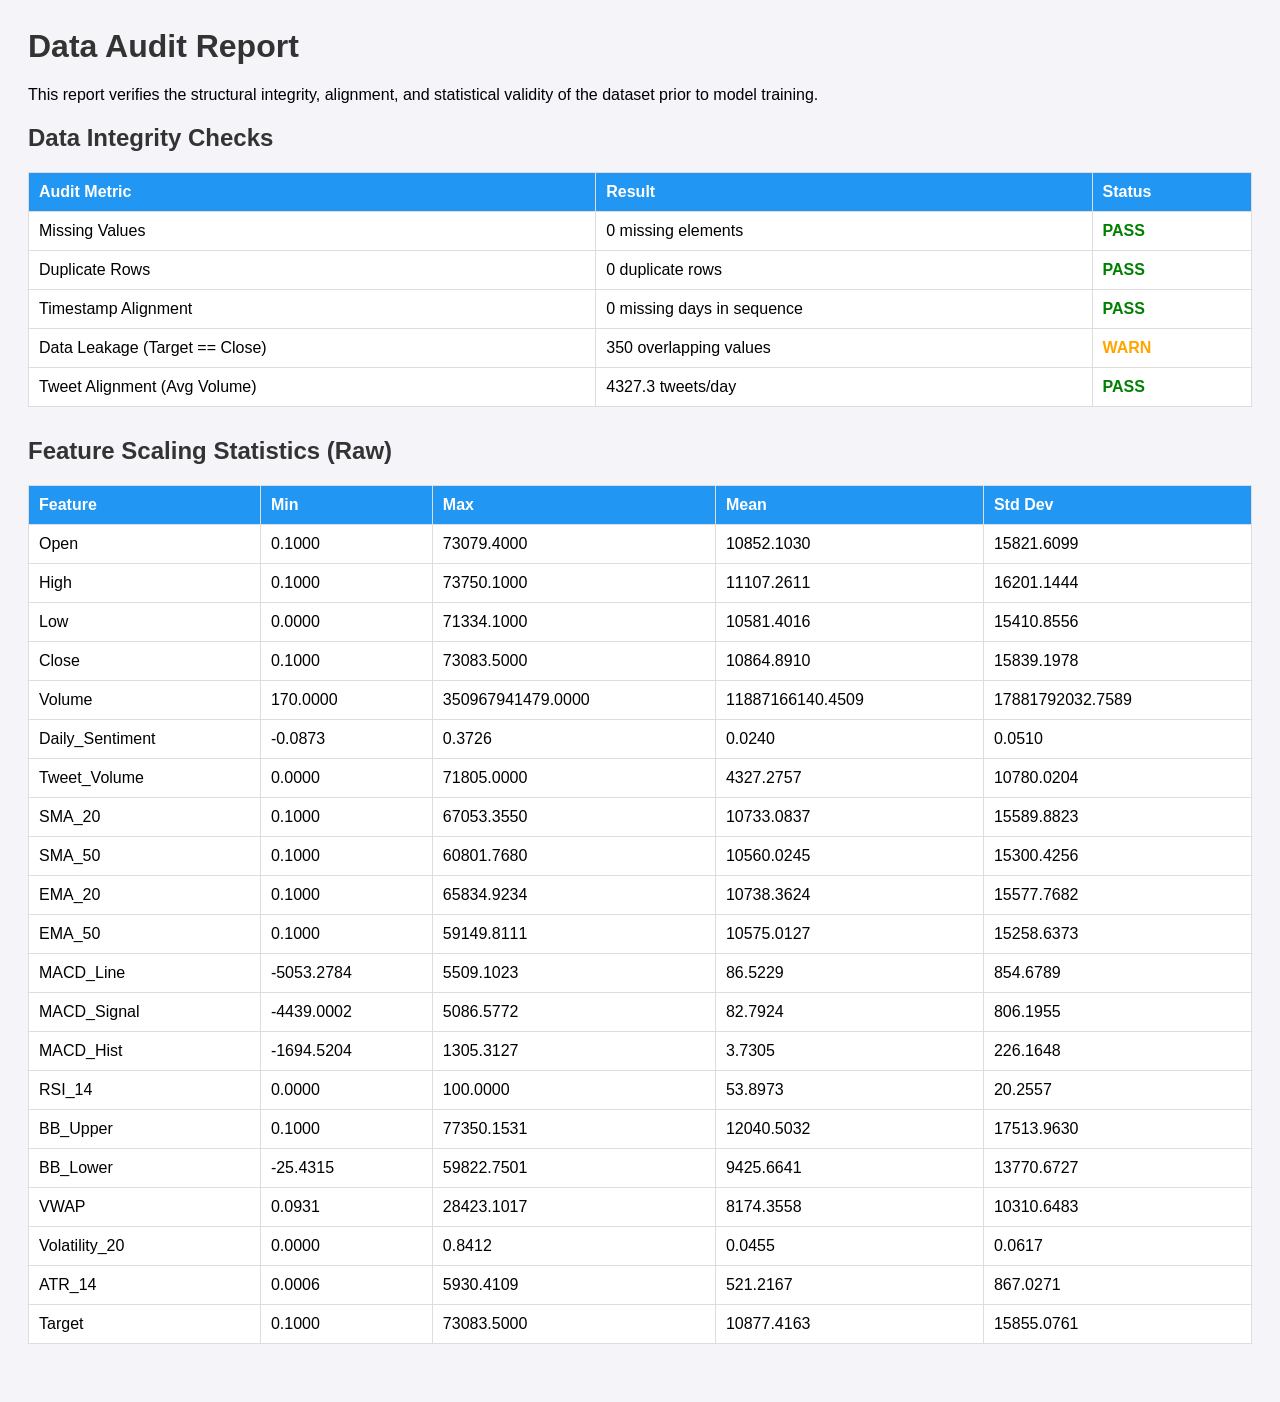
<file: reports/DataAuditReport.html>
<html><head><style>
body { font-family: Arial, sans-serif; background-color: #f4f4f9; padding: 20px; }
h1, h2 { color: #333; }
table { border-collapse: collapse; width: 100%; margin-bottom: 30px; background: white; }
th, td { border: 1px solid #ddd; padding: 10px; text-align: left; }
th { background-color: #2196F3; color: white; }
.pass { color: green; font-weight: bold; }
.fail { color: red; font-weight: bold; }
.warn { color: orange; font-weight: bold; }
</style></head><body>
<h1>Data Audit Report</h1>
<p>This report verifies the structural integrity, alignment, and statistical validity of the dataset prior to model training.</p>
<h2>Data Integrity Checks</h2>
<table><tr><th>Audit Metric</th><th>Result</th><th>Status</th></tr>
<tr><td>Missing Values</td><td>0 missing elements</td><td class='pass'>PASS</td></tr>
<tr><td>Duplicate Rows</td><td>0 duplicate rows</td><td class='pass'>PASS</td></tr>
<tr><td>Timestamp Alignment</td><td>0 missing days in sequence</td><td class='pass'>PASS</td></tr>
<tr><td>Data Leakage (Target == Close)</td><td>350 overlapping values</td><td class='warn'>WARN</td></tr>
<tr><td>Tweet Alignment (Avg Volume)</td><td>4327.3 tweets/day</td><td class='pass'>PASS</td></tr>
</table>
<h2>Feature Scaling Statistics (Raw)</h2>
<table><tr><th>Feature</th><th>Min</th><th>Max</th><th>Mean</th><th>Std Dev</th></tr>
<tr><td>Open</td><td>0.1000</td><td>73079.4000</td><td>10852.1030</td><td>15821.6099</td></tr>
<tr><td>High</td><td>0.1000</td><td>73750.1000</td><td>11107.2611</td><td>16201.1444</td></tr>
<tr><td>Low</td><td>0.0000</td><td>71334.1000</td><td>10581.4016</td><td>15410.8556</td></tr>
<tr><td>Close</td><td>0.1000</td><td>73083.5000</td><td>10864.8910</td><td>15839.1978</td></tr>
<tr><td>Volume</td><td>170.0000</td><td>350967941479.0000</td><td>11887166140.4509</td><td>17881792032.7589</td></tr>
<tr><td>Daily_Sentiment</td><td>-0.0873</td><td>0.3726</td><td>0.0240</td><td>0.0510</td></tr>
<tr><td>Tweet_Volume</td><td>0.0000</td><td>71805.0000</td><td>4327.2757</td><td>10780.0204</td></tr>
<tr><td>SMA_20</td><td>0.1000</td><td>67053.3550</td><td>10733.0837</td><td>15589.8823</td></tr>
<tr><td>SMA_50</td><td>0.1000</td><td>60801.7680</td><td>10560.0245</td><td>15300.4256</td></tr>
<tr><td>EMA_20</td><td>0.1000</td><td>65834.9234</td><td>10738.3624</td><td>15577.7682</td></tr>
<tr><td>EMA_50</td><td>0.1000</td><td>59149.8111</td><td>10575.0127</td><td>15258.6373</td></tr>
<tr><td>MACD_Line</td><td>-5053.2784</td><td>5509.1023</td><td>86.5229</td><td>854.6789</td></tr>
<tr><td>MACD_Signal</td><td>-4439.0002</td><td>5086.5772</td><td>82.7924</td><td>806.1955</td></tr>
<tr><td>MACD_Hist</td><td>-1694.5204</td><td>1305.3127</td><td>3.7305</td><td>226.1648</td></tr>
<tr><td>RSI_14</td><td>0.0000</td><td>100.0000</td><td>53.8973</td><td>20.2557</td></tr>
<tr><td>BB_Upper</td><td>0.1000</td><td>77350.1531</td><td>12040.5032</td><td>17513.9630</td></tr>
<tr><td>BB_Lower</td><td>-25.4315</td><td>59822.7501</td><td>9425.6641</td><td>13770.6727</td></tr>
<tr><td>VWAP</td><td>0.0931</td><td>28423.1017</td><td>8174.3558</td><td>10310.6483</td></tr>
<tr><td>Volatility_20</td><td>0.0000</td><td>0.8412</td><td>0.0455</td><td>0.0617</td></tr>
<tr><td>ATR_14</td><td>0.0006</td><td>5930.4109</td><td>521.2167</td><td>867.0271</td></tr>
<tr><td>Target</td><td>0.1000</td><td>73083.5000</td><td>10877.4163</td><td>15855.0761</td></tr>
</table>
</body></html>
</file>
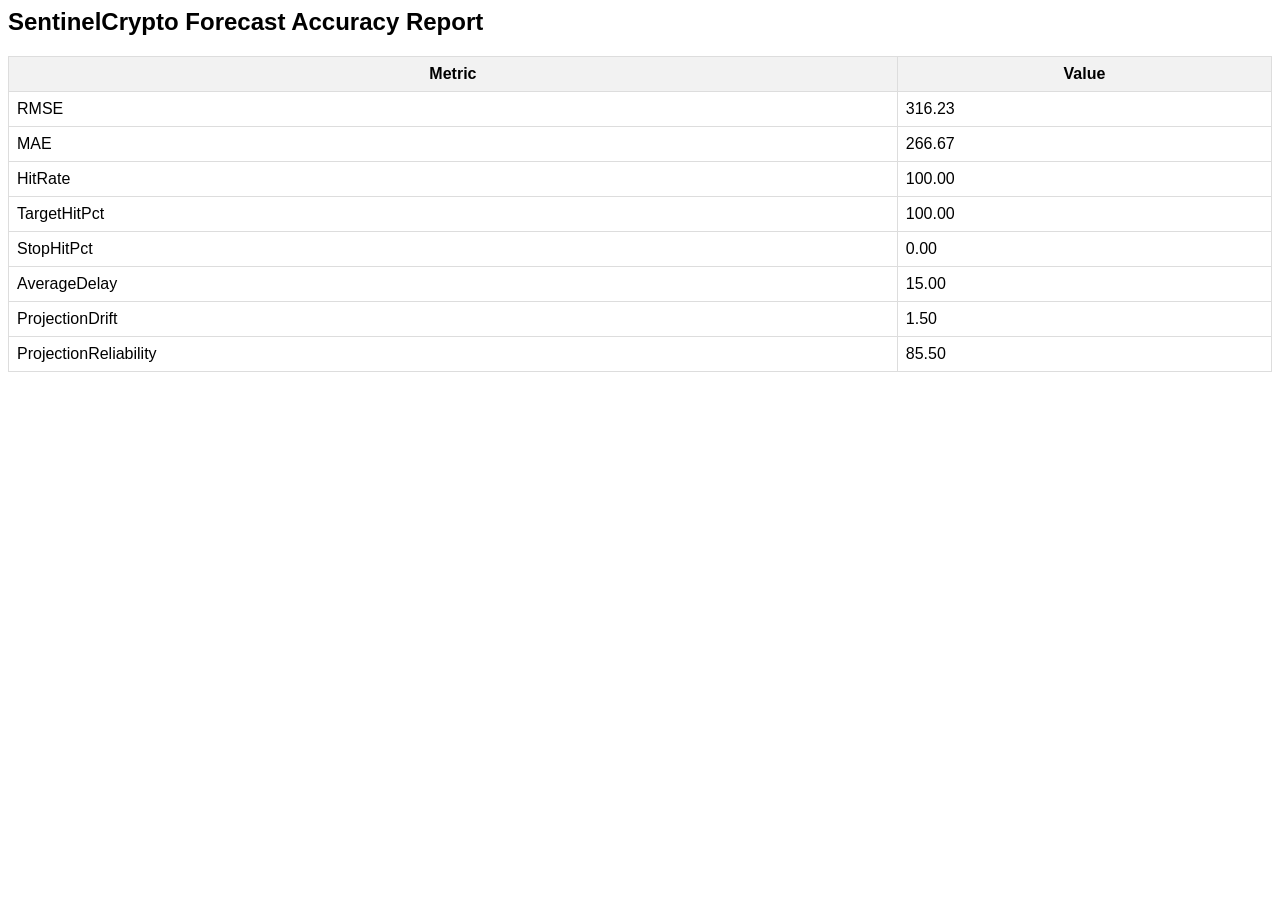
<file: reports/ForecastReport.html>
<html><head><style>body{font-family:sans-serif;} table{border-collapse:collapse;width:100%;} th,td{border:1px solid #ddd;padding:8px;} th{background-color:#f2f2f2;}</style></head><body><h2>SentinelCrypto Forecast Accuracy Report</h2><table><tr><th>Metric</th><th>Value</th></tr><tr><td>RMSE</td><td>316.23</td></tr><tr><td>MAE</td><td>266.67</td></tr><tr><td>HitRate</td><td>100.00</td></tr><tr><td>TargetHitPct</td><td>100.00</td></tr><tr><td>StopHitPct</td><td>0.00</td></tr><tr><td>AverageDelay</td><td>15.00</td></tr><tr><td>ProjectionDrift</td><td>1.50</td></tr><tr><td>ProjectionReliability</td><td>85.50</td></tr></table></body></html>
</file>
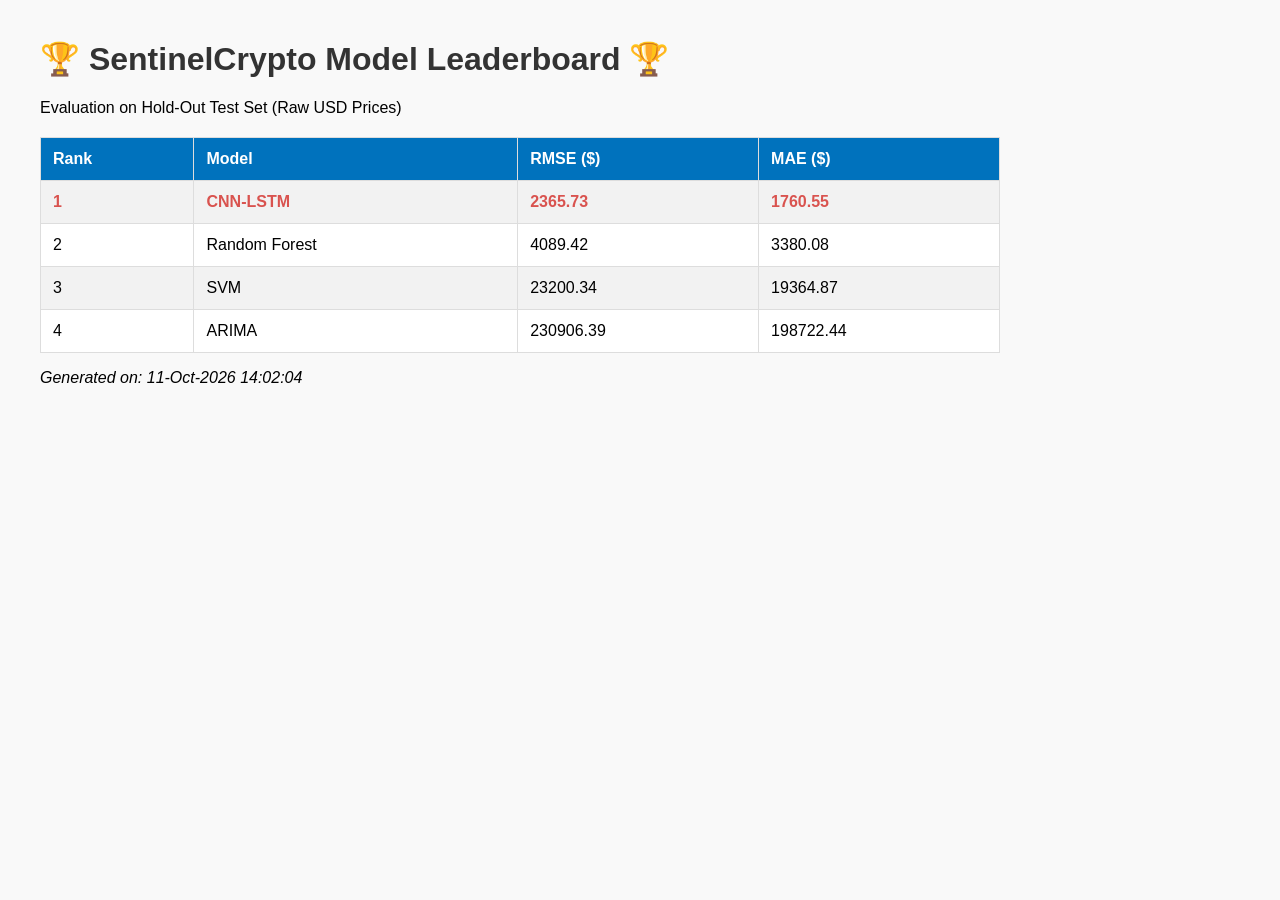
<file: reports/ModelLeaderboard.html>
<!DOCTYPE html><html><head><title>Model Leaderboard</title><style>body{font-family:Arial,sans-serif;margin:40px;background-color:#f9f9f9;} h1{color:#333;} table{border-collapse:collapse;width:80%;margin-top:20px;background-color:#fff;} th,td{border:1px solid #ddd;padding:12px;text-align:left;} th{background-color:#0072BD;color:white;} tr:nth-child(even){background-color:#f2f2f2;} .best{font-weight:bold;color:#d9534f;}</style></head><body><h1>🏆 SentinelCrypto Model Leaderboard 🏆</h1><p>Evaluation on Hold-Out Test Set (Raw USD Prices)</p><table><tr><th>Rank</th><th>Model</th><th>RMSE ($)</th><th>MAE ($)</th></tr><tr class="best"><td>1</td><td>CNN-LSTM</td><td>2365.73</td><td>1760.55</td></tr><tr><td>2</td><td>Random Forest</td><td>4089.42</td><td>3380.08</td></tr><tr><td>3</td><td>SVM</td><td>23200.34</td><td>19364.87</td></tr><tr><td>4</td><td>ARIMA</td><td>230906.39</td><td>198722.44</td></tr></table><p><i>Generated on: 11-Oct-2026 14:02:04</i></p></body></html>
</file>
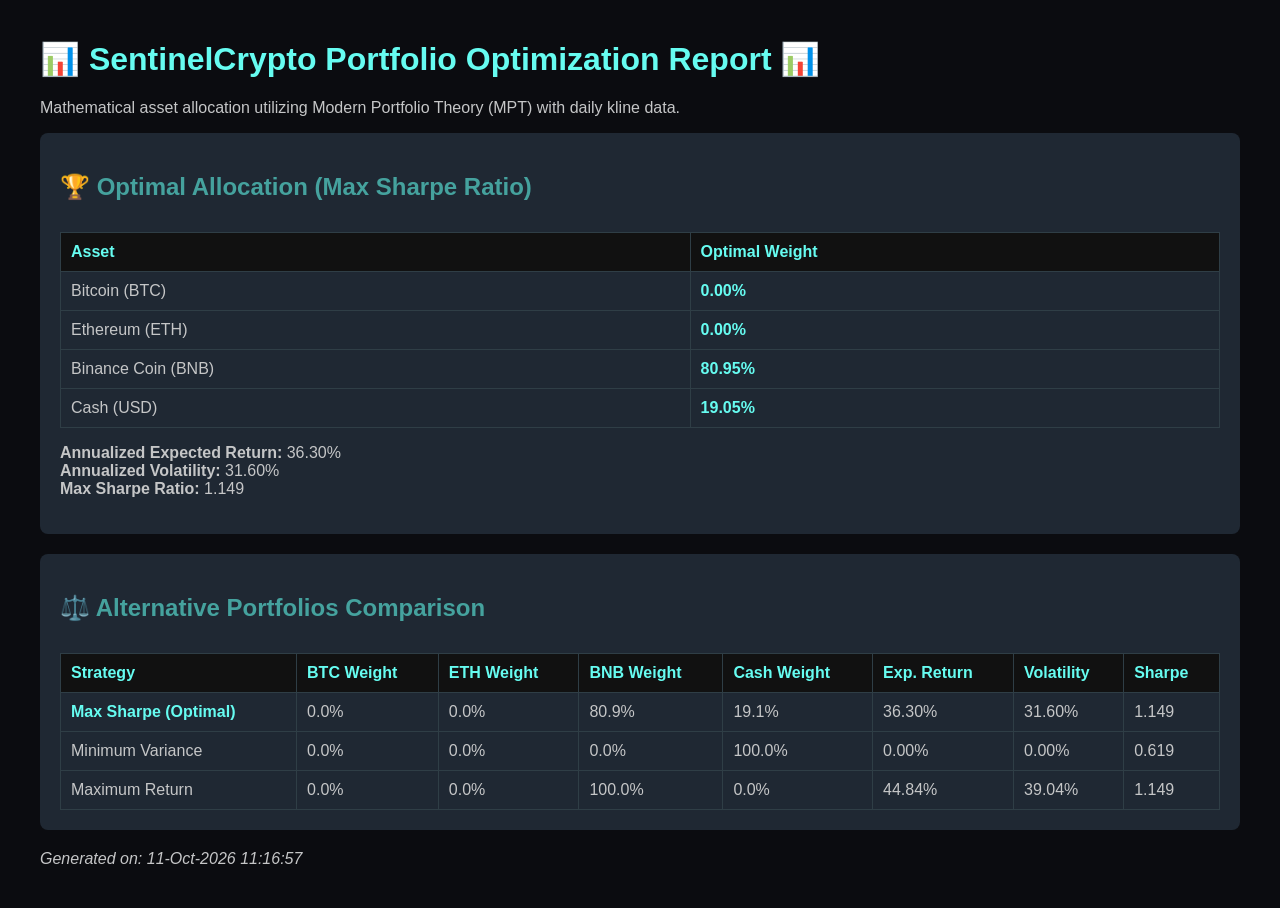
<file: reports/PortfolioOptimizationReport.html>
<!DOCTYPE html><html><head><title>Portfolio Optimization Report</title><style>body{font-family:Arial,sans-serif;margin:40px;background-color:#0b0c10;color:#c5c6c7;} h1{color:#66fcf1;} h2{color:#45a29e;border-bottom:1px solid #1f2833;padding-bottom:10px;} .card{background-color:#1f2833;border-radius:8px;padding:20px;margin-bottom:20px;} table{border-collapse:collapse;width:100%;margin-top:10px;} th,td{border:1px solid #2f3e46;padding:10px;text-align:left;} th{background-color:#111;color:#66fcf1;} .best{color:#66fcf1;font-weight:bold;}</style></head><body><h1>📊 SentinelCrypto Portfolio Optimization Report 📊</h1><p>Mathematical asset allocation utilizing Modern Portfolio Theory (MPT) with daily kline data.</p><div class="card"><h2>🏆 Optimal Allocation (Max Sharpe Ratio)</h2><table><tr><th>Asset</th><th>Optimal Weight</th></tr><tr><td>Bitcoin (BTC)</td><td class="best">0.00%</td></tr><tr><td>Ethereum (ETH)</td><td class="best">0.00%</td></tr><tr><td>Binance Coin (BNB)</td><td class="best">80.95%</td></tr><tr><td>Cash (USD)</td><td class="best">19.05%</td></tr></table><p><strong>Annualized Expected Return:</strong> 36.30%<br><strong>Annualized Volatility:</strong> 31.60%<br><strong>Max Sharpe Ratio:</strong> 1.149</p></div><div class="card"><h2>⚖️ Alternative Portfolios Comparison</h2><table><tr><th>Strategy</th><th>BTC Weight</th><th>ETH Weight</th><th>BNB Weight</th><th>Cash Weight</th><th>Exp. Return</th><th>Volatility</th><th>Sharpe</th></tr><tr><td class="best">Max Sharpe (Optimal)</td><td>0.0%</td><td>0.0%</td><td>80.9%</td><td>19.1%</td><td>36.30%</td><td>31.60%</td><td>1.149</td></tr><tr><td>Minimum Variance</td><td>0.0%</td><td>0.0%</td><td>0.0%</td><td>100.0%</td><td>0.00%</td><td>0.00%</td><td>0.619</td></tr><tr><td>Maximum Return</td><td>0.0%</td><td>0.0%</td><td>100.0%</td><td>0.0%</td><td>44.84%</td><td>39.04%</td><td>1.149</td></tr></table></div><p><i>Generated on: 11-Oct-2026 11:16:57</i></p></body></html>
</file>
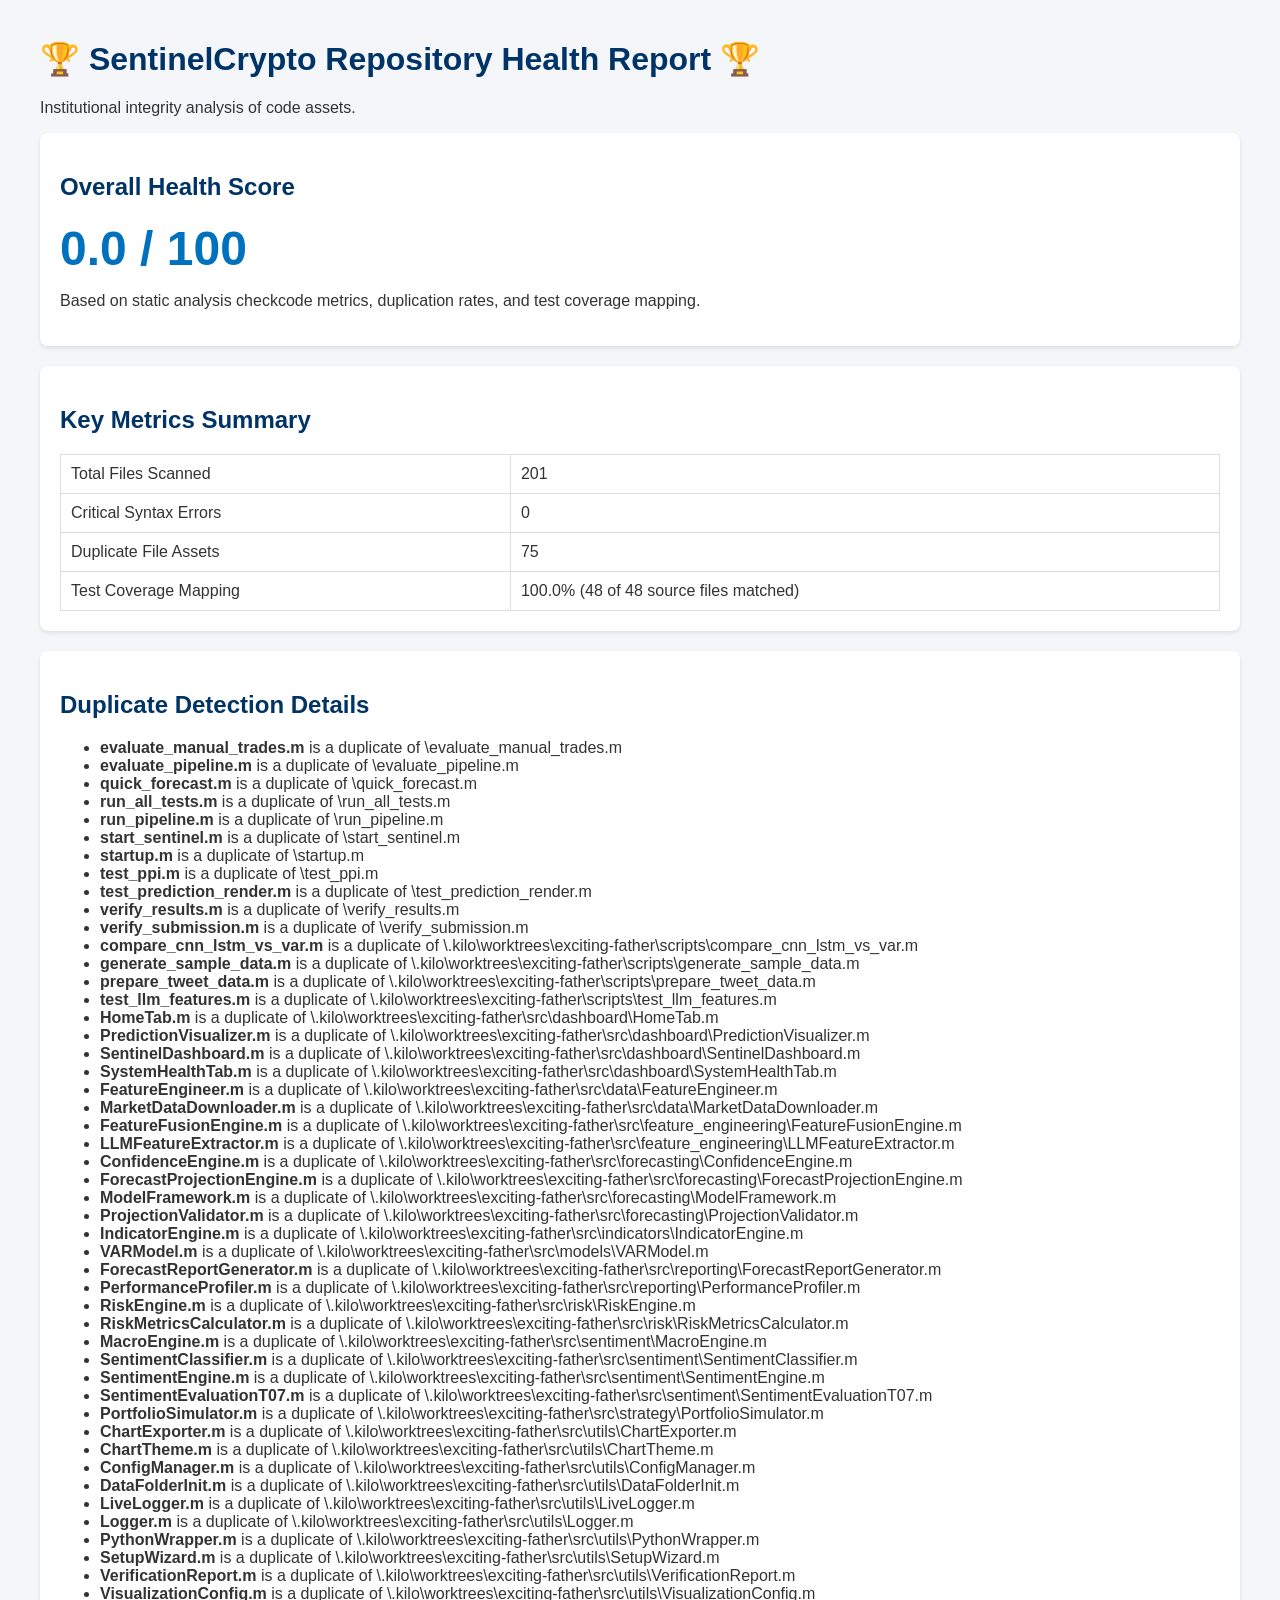
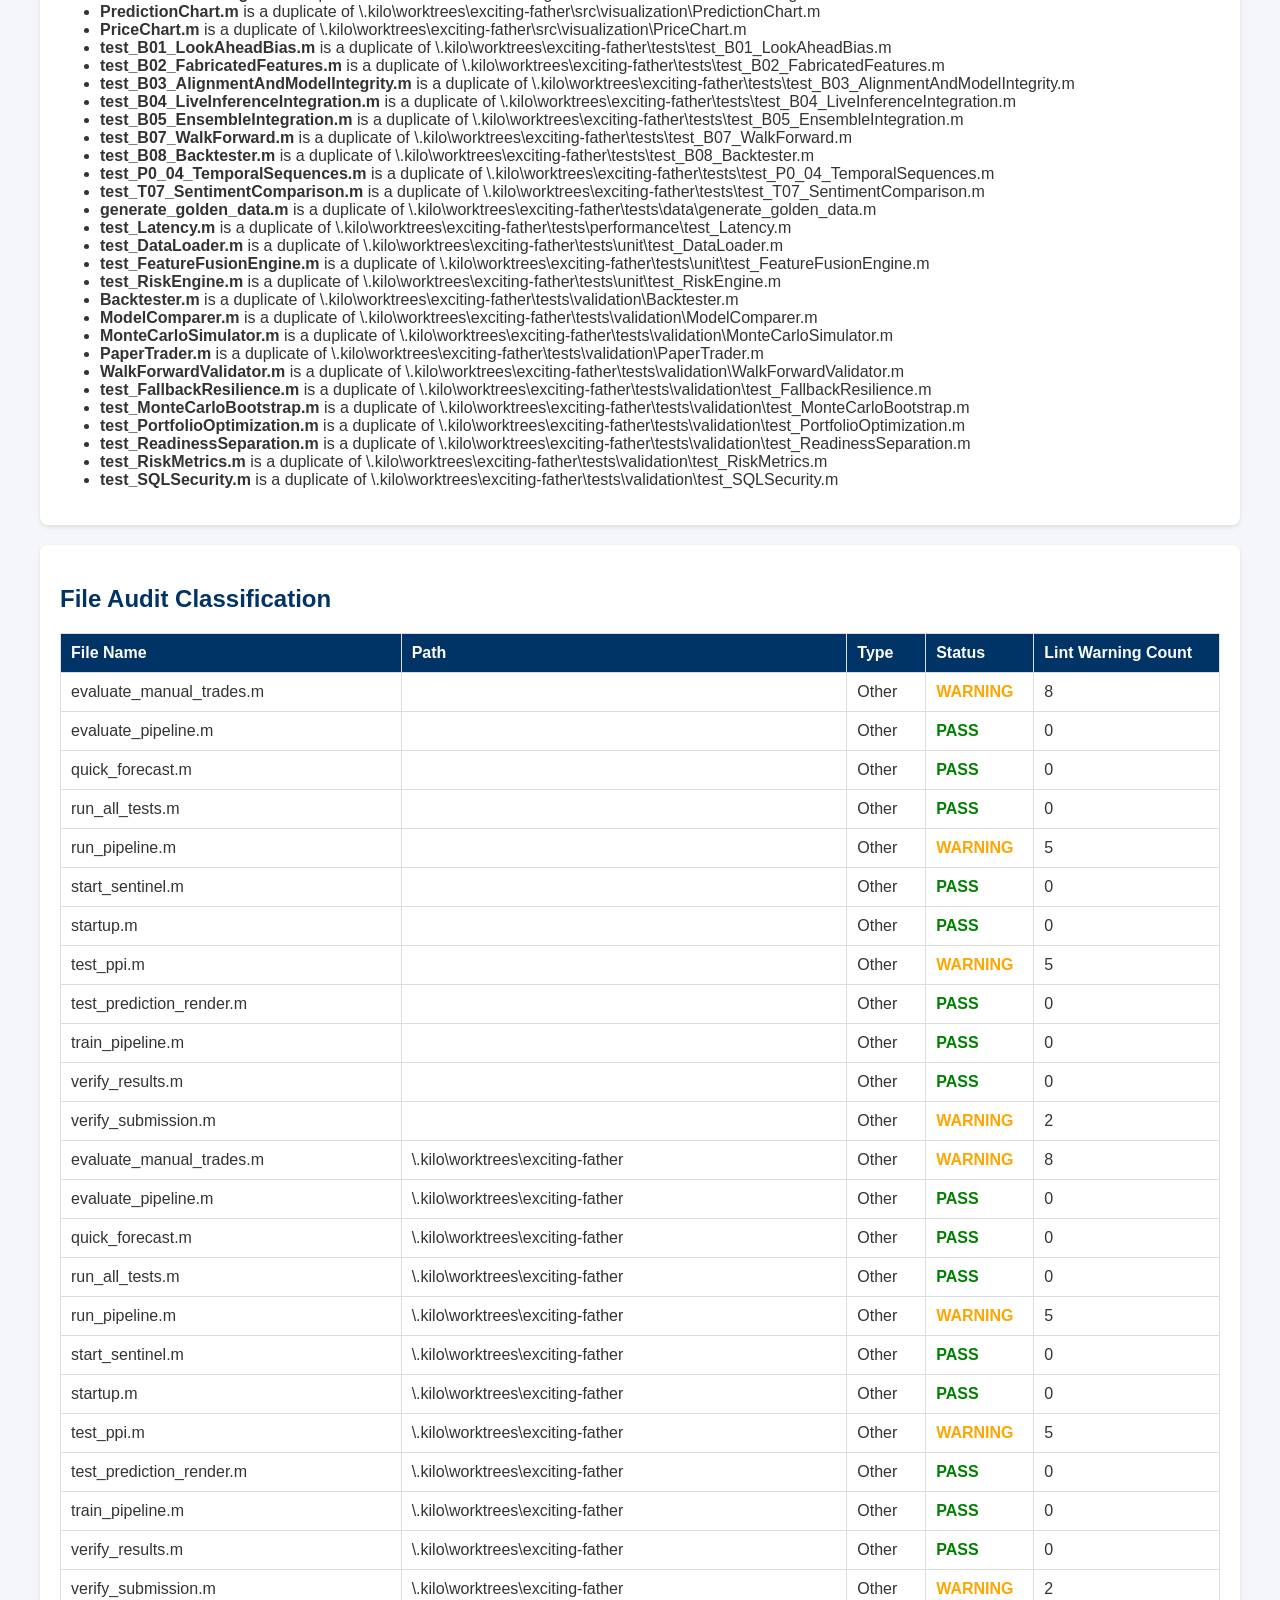
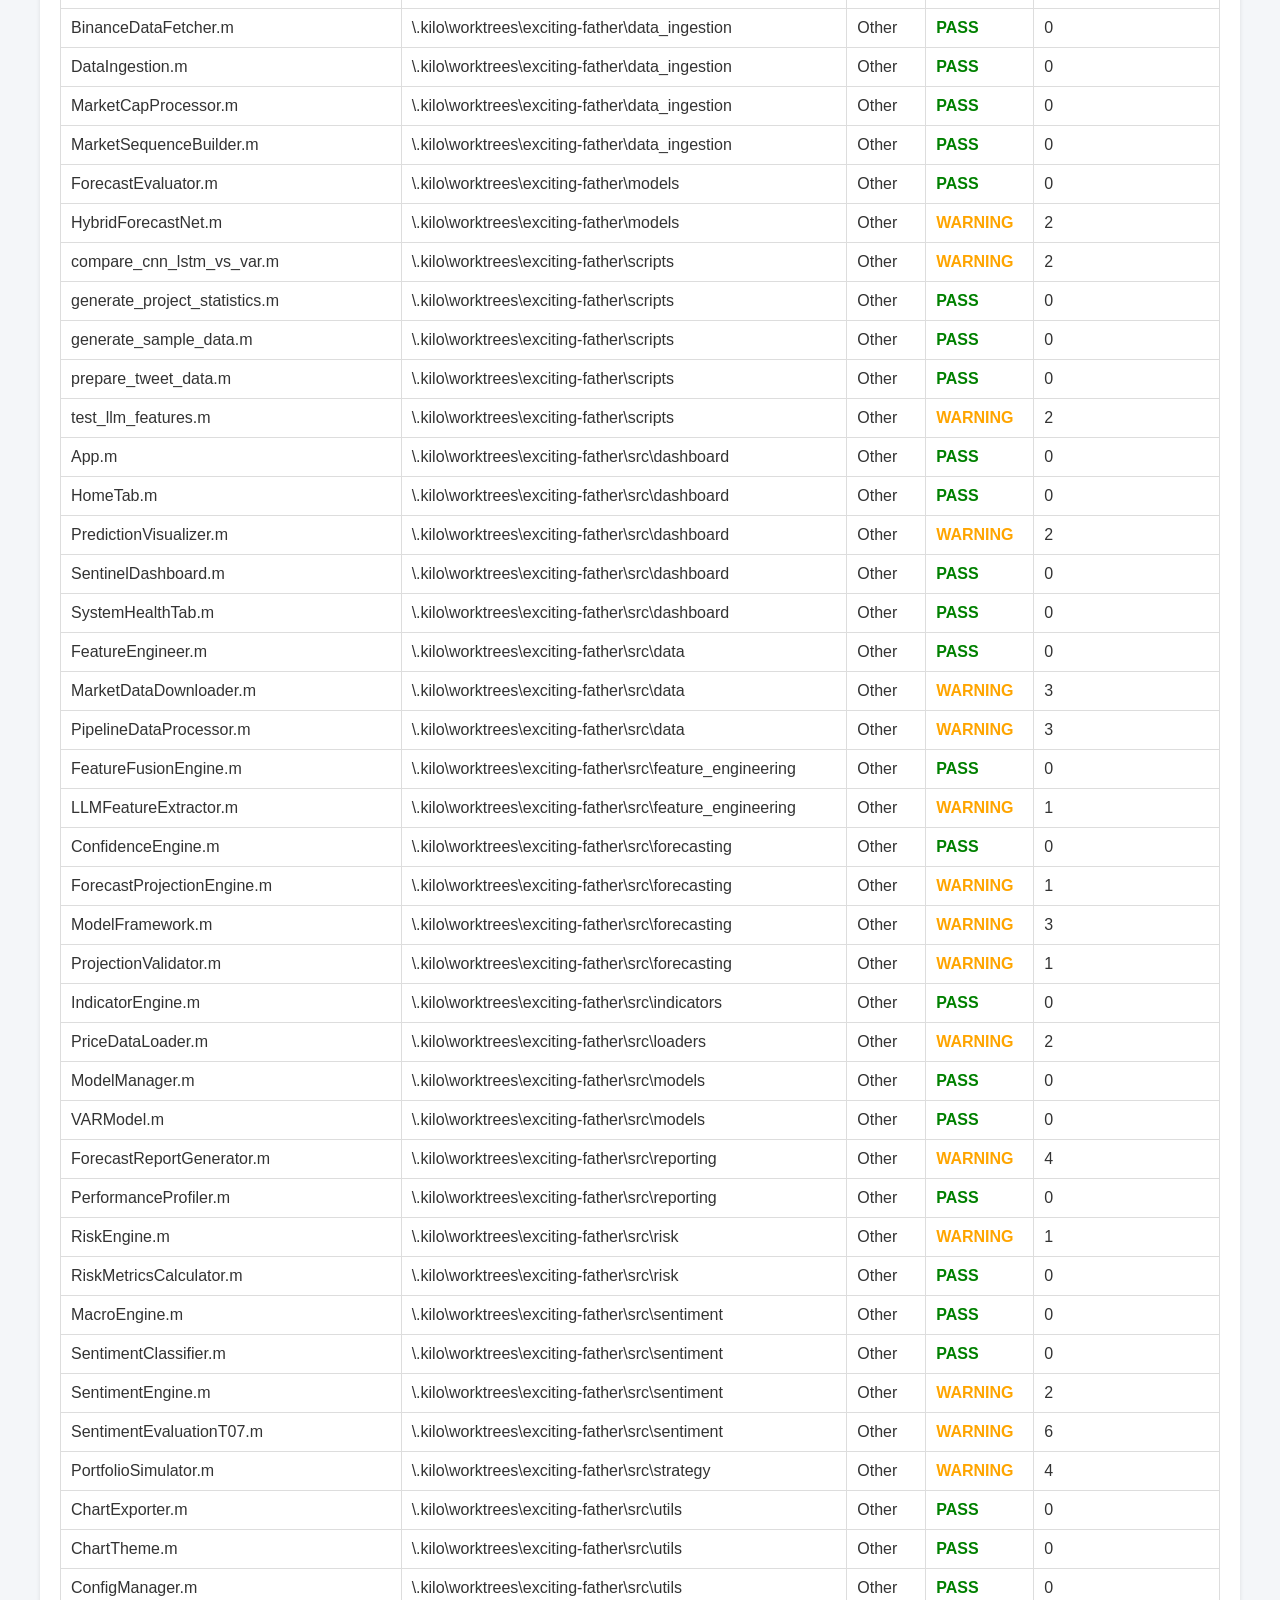
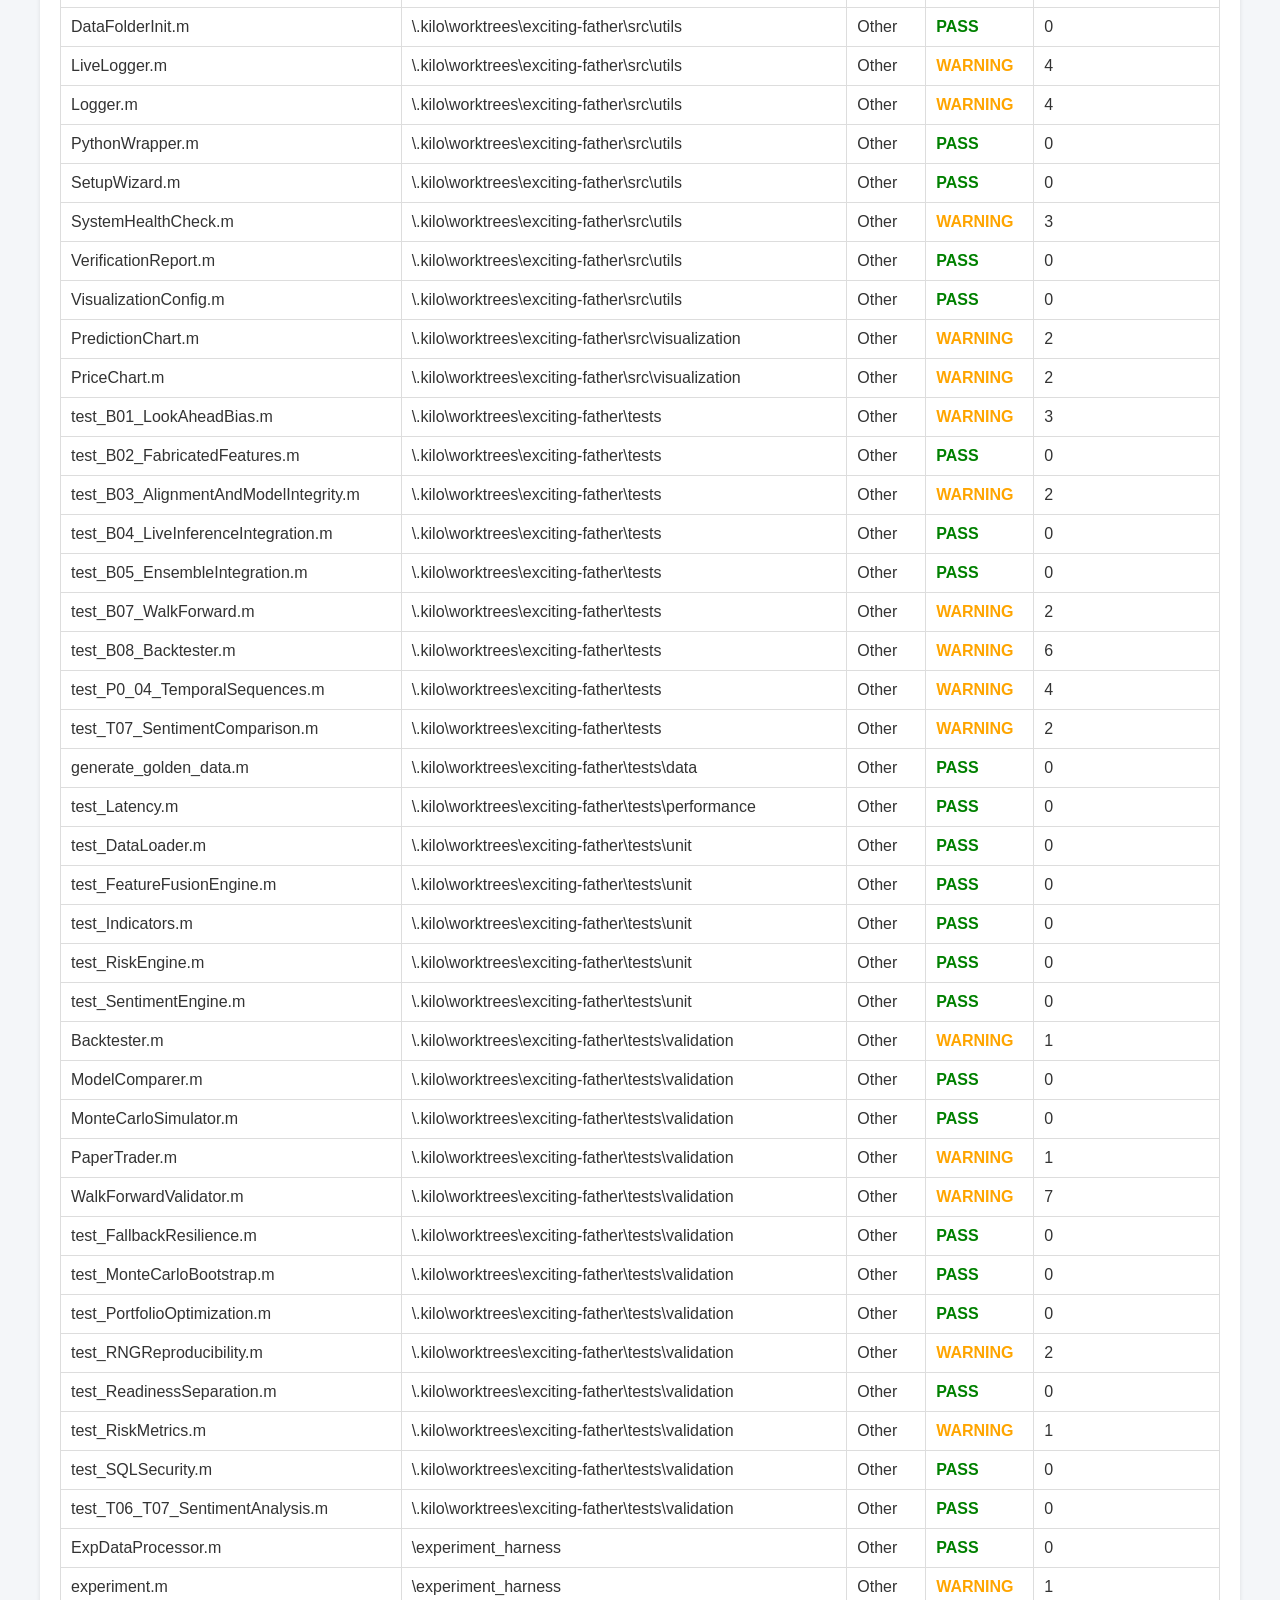
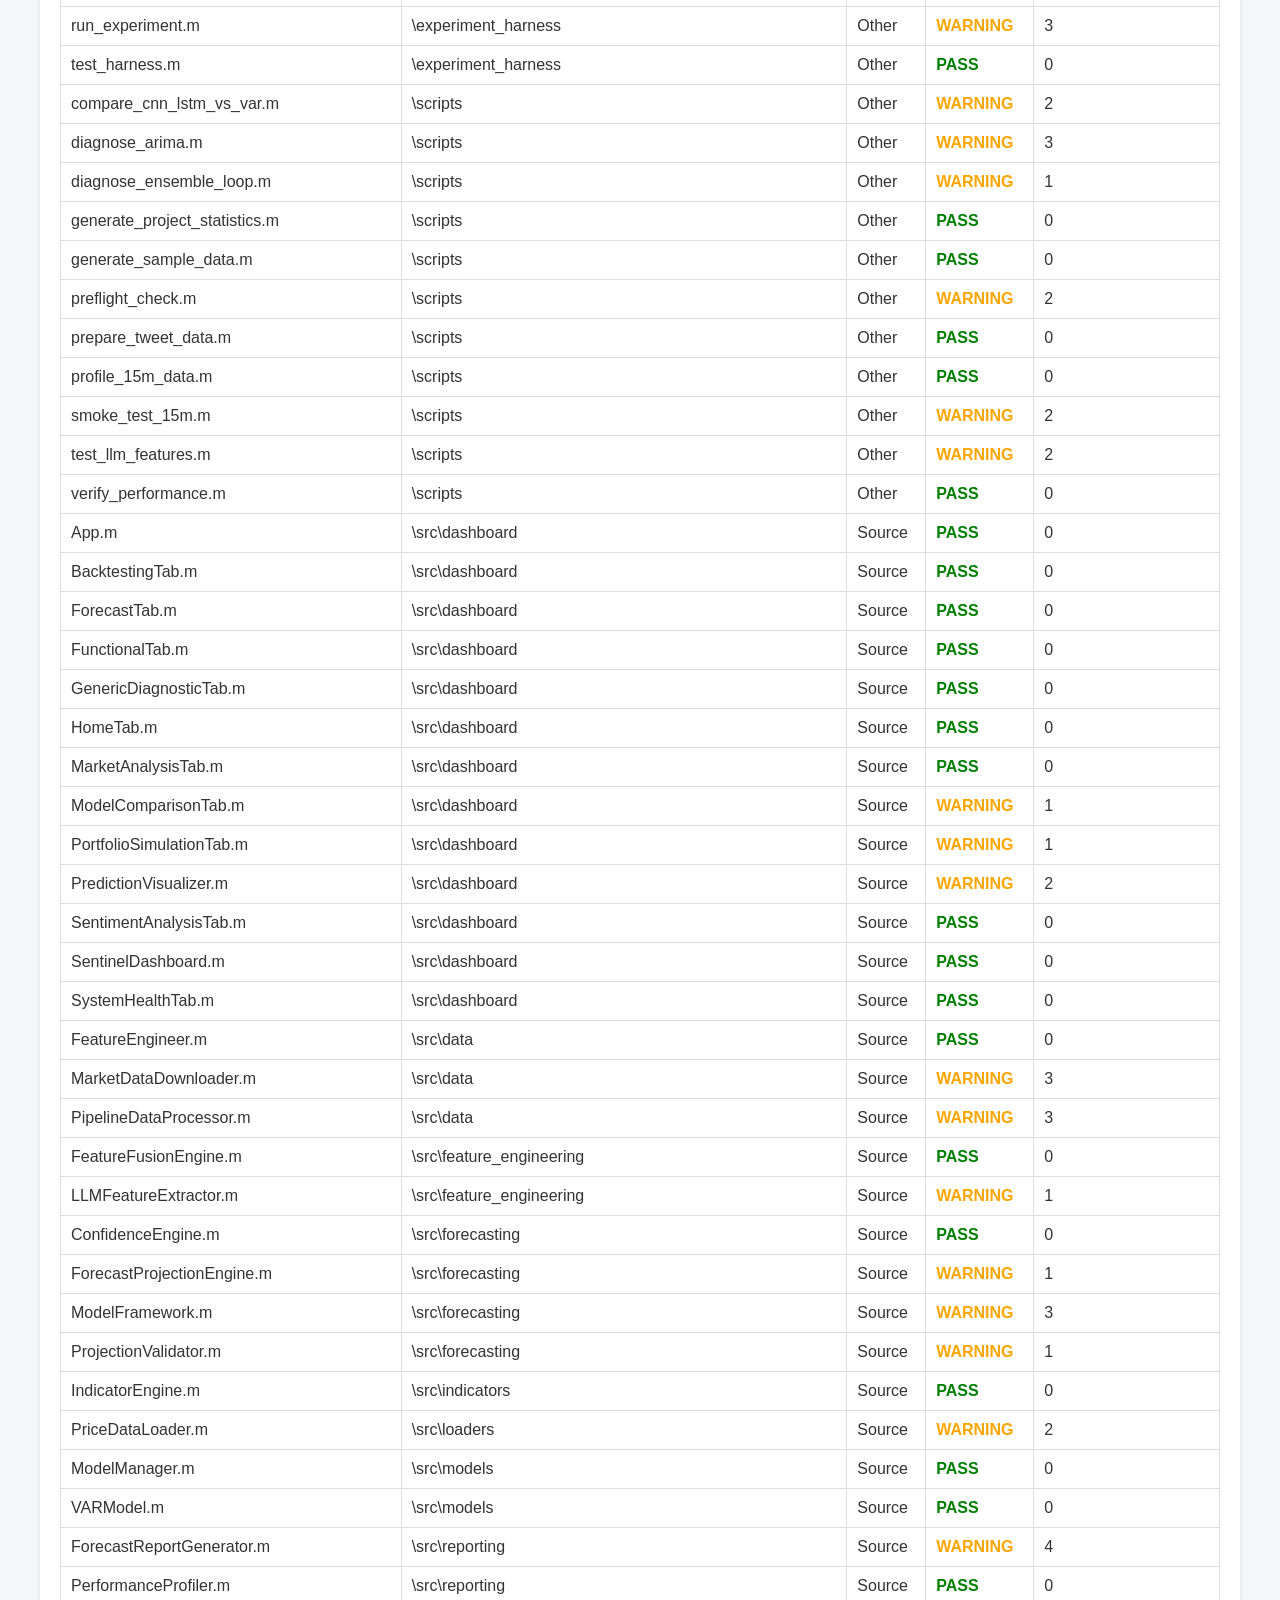
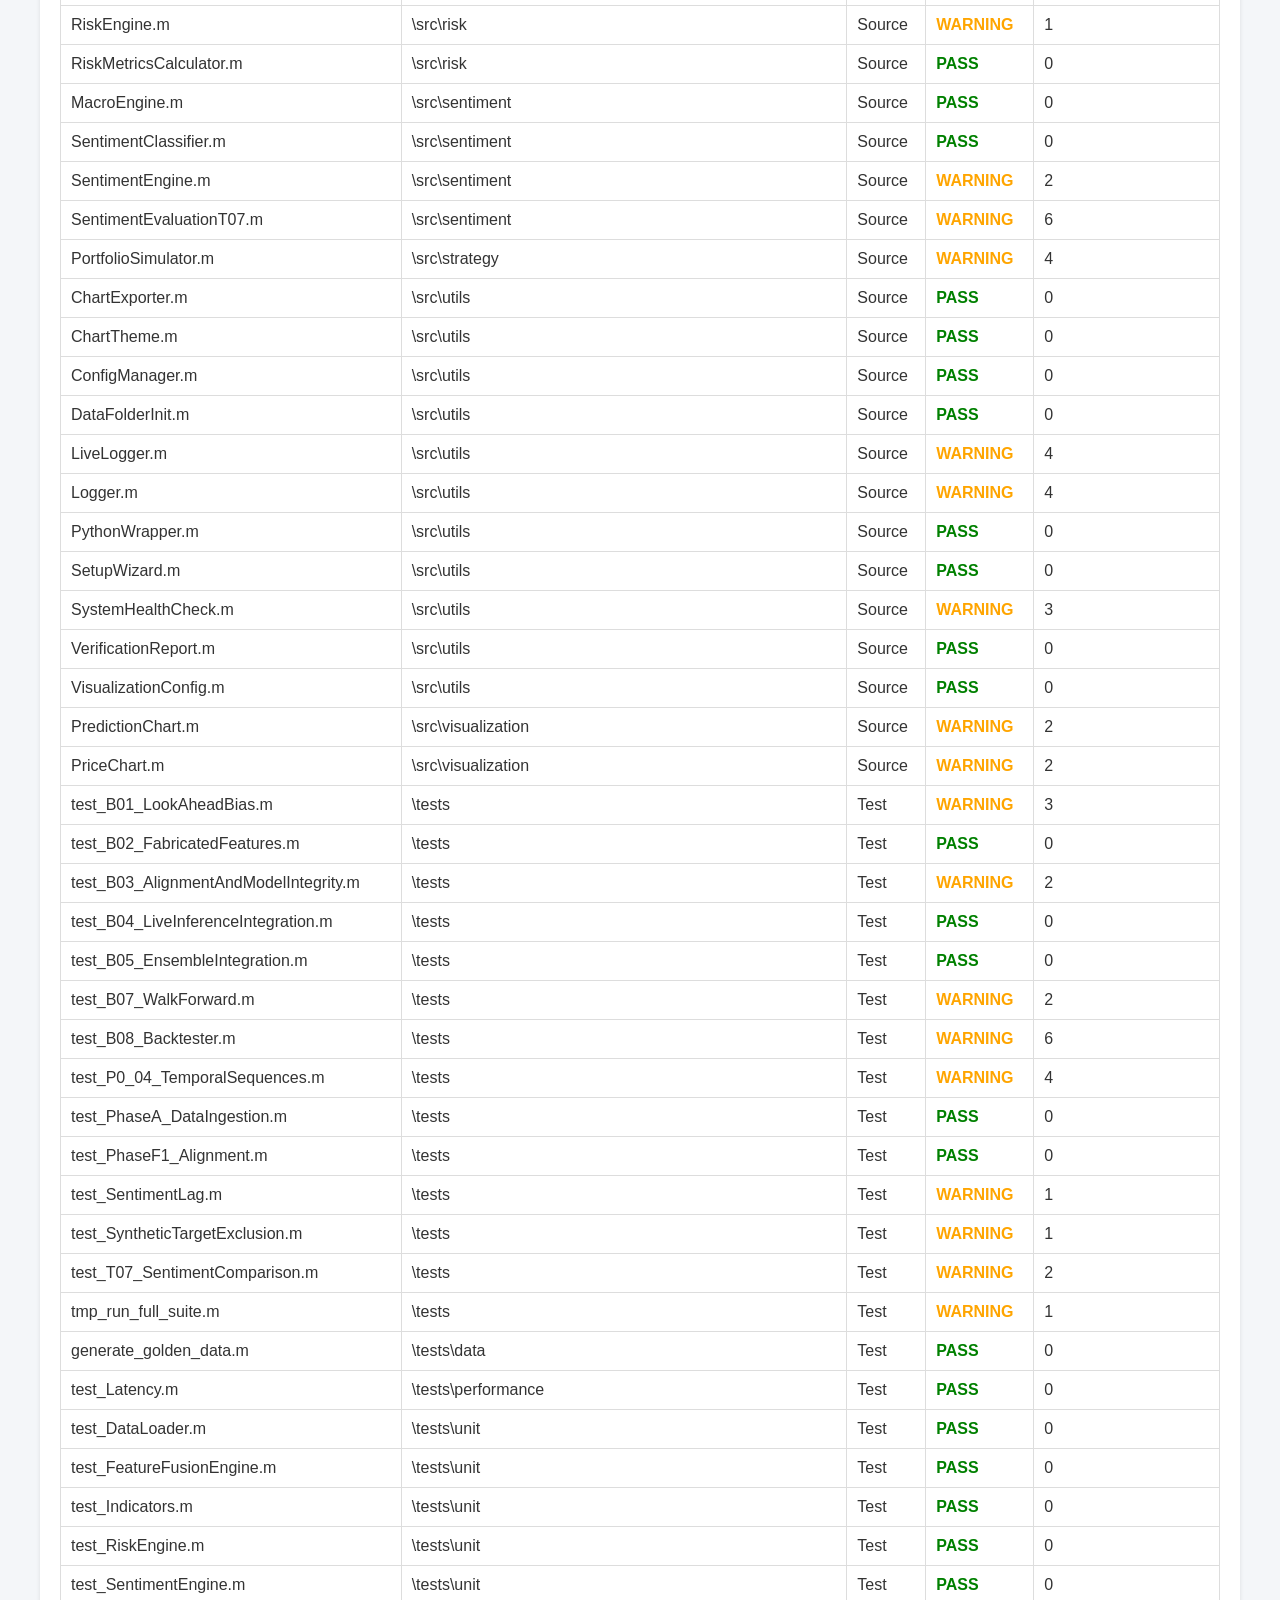
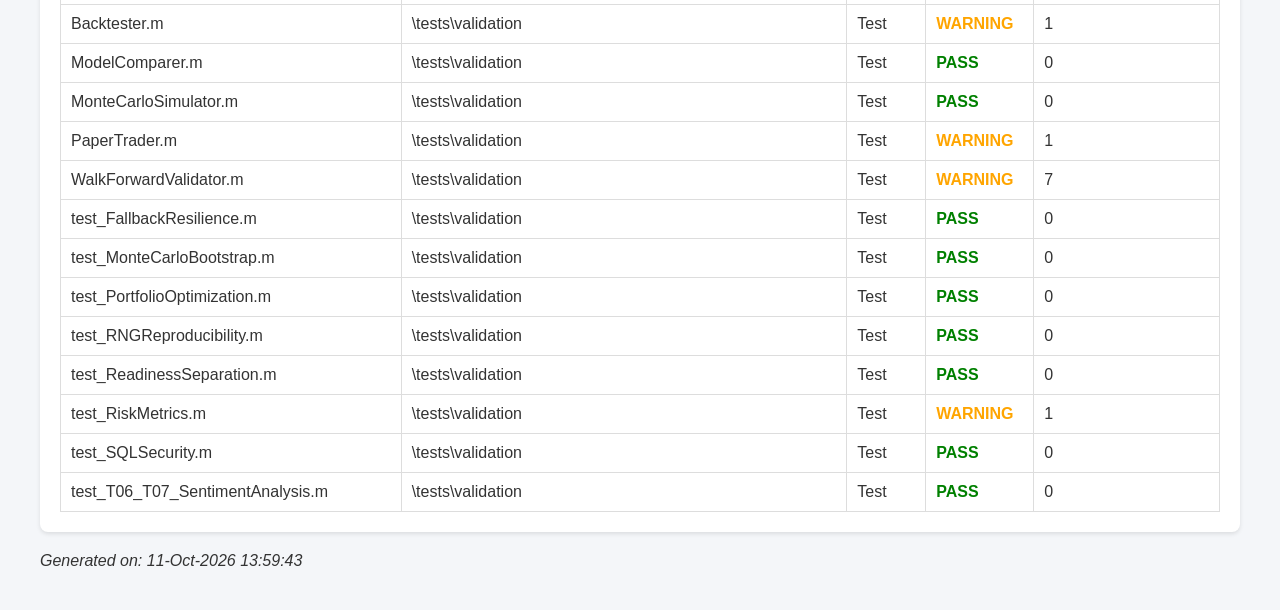
<file: reports/RepositoryHealthReport.html>
<!DOCTYPE html><html><head><title>Repository Health Report</title><style>body{font-family:Arial,sans-serif;margin:40px;background-color:#f4f6f9;color:#333;} h1,h2{color:#003366;} .card{background-color:#fff;border-radius:8px;padding:20px;margin-bottom:20px;box-shadow:0 2px 4px rgba(0,0,0,0.1);} table{border-collapse:collapse;width:100%;margin-top:10px;} th,td{border:1px solid #ddd;padding:10px;text-align:left;} th{background-color:#003366;color:#white;} .status-pass{color:green;font-weight:bold;} .status-warn{color:orange;font-weight:bold;} .status-fail{color:red;font-weight:bold;} .score-box{font-size:48px;font-weight:bold;color:#0072BD;margin:10px 0;} th {color:white;}</style></head><body><h1>🏆 SentinelCrypto Repository Health Report 🏆</h1><p>Institutional integrity analysis of code assets.</p><div class="card"><h2>Overall Health Score</h2><div class="score-box">0.0 / 100</div><p>Based on static analysis checkcode metrics, duplication rates, and test coverage mapping.</p></div><div class="card"><h2>Key Metrics Summary</h2><table><tr><td>Total Files Scanned</td><td>201</td></tr><tr><td>Critical Syntax Errors</td><td>0</td></tr><tr><td>Duplicate File Assets</td><td>75</td></tr><tr><td>Test Coverage Mapping</td><td>100.0% (48 of 48 source files matched)</td></tr></table></div><div class="card"><h2>Duplicate Detection Details</h2><ul><li><strong>evaluate_manual_trades.m</strong> is a duplicate of \evaluate_manual_trades.m</li><li><strong>evaluate_pipeline.m</strong> is a duplicate of \evaluate_pipeline.m</li><li><strong>quick_forecast.m</strong> is a duplicate of \quick_forecast.m</li><li><strong>run_all_tests.m</strong> is a duplicate of \run_all_tests.m</li><li><strong>run_pipeline.m</strong> is a duplicate of \run_pipeline.m</li><li><strong>start_sentinel.m</strong> is a duplicate of \start_sentinel.m</li><li><strong>startup.m</strong> is a duplicate of \startup.m</li><li><strong>test_ppi.m</strong> is a duplicate of \test_ppi.m</li><li><strong>test_prediction_render.m</strong> is a duplicate of \test_prediction_render.m</li><li><strong>verify_results.m</strong> is a duplicate of \verify_results.m</li><li><strong>verify_submission.m</strong> is a duplicate of \verify_submission.m</li><li><strong>compare_cnn_lstm_vs_var.m</strong> is a duplicate of \.kilo\worktrees\exciting-father\scripts\compare_cnn_lstm_vs_var.m</li><li><strong>generate_sample_data.m</strong> is a duplicate of \.kilo\worktrees\exciting-father\scripts\generate_sample_data.m</li><li><strong>prepare_tweet_data.m</strong> is a duplicate of \.kilo\worktrees\exciting-father\scripts\prepare_tweet_data.m</li><li><strong>test_llm_features.m</strong> is a duplicate of \.kilo\worktrees\exciting-father\scripts\test_llm_features.m</li><li><strong>HomeTab.m</strong> is a duplicate of \.kilo\worktrees\exciting-father\src\dashboard\HomeTab.m</li><li><strong>PredictionVisualizer.m</strong> is a duplicate of \.kilo\worktrees\exciting-father\src\dashboard\PredictionVisualizer.m</li><li><strong>SentinelDashboard.m</strong> is a duplicate of \.kilo\worktrees\exciting-father\src\dashboard\SentinelDashboard.m</li><li><strong>SystemHealthTab.m</strong> is a duplicate of \.kilo\worktrees\exciting-father\src\dashboard\SystemHealthTab.m</li><li><strong>FeatureEngineer.m</strong> is a duplicate of \.kilo\worktrees\exciting-father\src\data\FeatureEngineer.m</li><li><strong>MarketDataDownloader.m</strong> is a duplicate of \.kilo\worktrees\exciting-father\src\data\MarketDataDownloader.m</li><li><strong>FeatureFusionEngine.m</strong> is a duplicate of \.kilo\worktrees\exciting-father\src\feature_engineering\FeatureFusionEngine.m</li><li><strong>LLMFeatureExtractor.m</strong> is a duplicate of \.kilo\worktrees\exciting-father\src\feature_engineering\LLMFeatureExtractor.m</li><li><strong>ConfidenceEngine.m</strong> is a duplicate of \.kilo\worktrees\exciting-father\src\forecasting\ConfidenceEngine.m</li><li><strong>ForecastProjectionEngine.m</strong> is a duplicate of \.kilo\worktrees\exciting-father\src\forecasting\ForecastProjectionEngine.m</li><li><strong>ModelFramework.m</strong> is a duplicate of \.kilo\worktrees\exciting-father\src\forecasting\ModelFramework.m</li><li><strong>ProjectionValidator.m</strong> is a duplicate of \.kilo\worktrees\exciting-father\src\forecasting\ProjectionValidator.m</li><li><strong>IndicatorEngine.m</strong> is a duplicate of \.kilo\worktrees\exciting-father\src\indicators\IndicatorEngine.m</li><li><strong>VARModel.m</strong> is a duplicate of \.kilo\worktrees\exciting-father\src\models\VARModel.m</li><li><strong>ForecastReportGenerator.m</strong> is a duplicate of \.kilo\worktrees\exciting-father\src\reporting\ForecastReportGenerator.m</li><li><strong>PerformanceProfiler.m</strong> is a duplicate of \.kilo\worktrees\exciting-father\src\reporting\PerformanceProfiler.m</li><li><strong>RiskEngine.m</strong> is a duplicate of \.kilo\worktrees\exciting-father\src\risk\RiskEngine.m</li><li><strong>RiskMetricsCalculator.m</strong> is a duplicate of \.kilo\worktrees\exciting-father\src\risk\RiskMetricsCalculator.m</li><li><strong>MacroEngine.m</strong> is a duplicate of \.kilo\worktrees\exciting-father\src\sentiment\MacroEngine.m</li><li><strong>SentimentClassifier.m</strong> is a duplicate of \.kilo\worktrees\exciting-father\src\sentiment\SentimentClassifier.m</li><li><strong>SentimentEngine.m</strong> is a duplicate of \.kilo\worktrees\exciting-father\src\sentiment\SentimentEngine.m</li><li><strong>SentimentEvaluationT07.m</strong> is a duplicate of \.kilo\worktrees\exciting-father\src\sentiment\SentimentEvaluationT07.m</li><li><strong>PortfolioSimulator.m</strong> is a duplicate of \.kilo\worktrees\exciting-father\src\strategy\PortfolioSimulator.m</li><li><strong>ChartExporter.m</strong> is a duplicate of \.kilo\worktrees\exciting-father\src\utils\ChartExporter.m</li><li><strong>ChartTheme.m</strong> is a duplicate of \.kilo\worktrees\exciting-father\src\utils\ChartTheme.m</li><li><strong>ConfigManager.m</strong> is a duplicate of \.kilo\worktrees\exciting-father\src\utils\ConfigManager.m</li><li><strong>DataFolderInit.m</strong> is a duplicate of \.kilo\worktrees\exciting-father\src\utils\DataFolderInit.m</li><li><strong>LiveLogger.m</strong> is a duplicate of \.kilo\worktrees\exciting-father\src\utils\LiveLogger.m</li><li><strong>Logger.m</strong> is a duplicate of \.kilo\worktrees\exciting-father\src\utils\Logger.m</li><li><strong>PythonWrapper.m</strong> is a duplicate of \.kilo\worktrees\exciting-father\src\utils\PythonWrapper.m</li><li><strong>SetupWizard.m</strong> is a duplicate of \.kilo\worktrees\exciting-father\src\utils\SetupWizard.m</li><li><strong>VerificationReport.m</strong> is a duplicate of \.kilo\worktrees\exciting-father\src\utils\VerificationReport.m</li><li><strong>VisualizationConfig.m</strong> is a duplicate of \.kilo\worktrees\exciting-father\src\utils\VisualizationConfig.m</li><li><strong>PredictionChart.m</strong> is a duplicate of \.kilo\worktrees\exciting-father\src\visualization\PredictionChart.m</li><li><strong>PriceChart.m</strong> is a duplicate of \.kilo\worktrees\exciting-father\src\visualization\PriceChart.m</li><li><strong>test_B01_LookAheadBias.m</strong> is a duplicate of \.kilo\worktrees\exciting-father\tests\test_B01_LookAheadBias.m</li><li><strong>test_B02_FabricatedFeatures.m</strong> is a duplicate of \.kilo\worktrees\exciting-father\tests\test_B02_FabricatedFeatures.m</li><li><strong>test_B03_AlignmentAndModelIntegrity.m</strong> is a duplicate of \.kilo\worktrees\exciting-father\tests\test_B03_AlignmentAndModelIntegrity.m</li><li><strong>test_B04_LiveInferenceIntegration.m</strong> is a duplicate of \.kilo\worktrees\exciting-father\tests\test_B04_LiveInferenceIntegration.m</li><li><strong>test_B05_EnsembleIntegration.m</strong> is a duplicate of \.kilo\worktrees\exciting-father\tests\test_B05_EnsembleIntegration.m</li><li><strong>test_B07_WalkForward.m</strong> is a duplicate of \.kilo\worktrees\exciting-father\tests\test_B07_WalkForward.m</li><li><strong>test_B08_Backtester.m</strong> is a duplicate of \.kilo\worktrees\exciting-father\tests\test_B08_Backtester.m</li><li><strong>test_P0_04_TemporalSequences.m</strong> is a duplicate of \.kilo\worktrees\exciting-father\tests\test_P0_04_TemporalSequences.m</li><li><strong>test_T07_SentimentComparison.m</strong> is a duplicate of \.kilo\worktrees\exciting-father\tests\test_T07_SentimentComparison.m</li><li><strong>generate_golden_data.m</strong> is a duplicate of \.kilo\worktrees\exciting-father\tests\data\generate_golden_data.m</li><li><strong>test_Latency.m</strong> is a duplicate of \.kilo\worktrees\exciting-father\tests\performance\test_Latency.m</li><li><strong>test_DataLoader.m</strong> is a duplicate of \.kilo\worktrees\exciting-father\tests\unit\test_DataLoader.m</li><li><strong>test_FeatureFusionEngine.m</strong> is a duplicate of \.kilo\worktrees\exciting-father\tests\unit\test_FeatureFusionEngine.m</li><li><strong>test_RiskEngine.m</strong> is a duplicate of \.kilo\worktrees\exciting-father\tests\unit\test_RiskEngine.m</li><li><strong>Backtester.m</strong> is a duplicate of \.kilo\worktrees\exciting-father\tests\validation\Backtester.m</li><li><strong>ModelComparer.m</strong> is a duplicate of \.kilo\worktrees\exciting-father\tests\validation\ModelComparer.m</li><li><strong>MonteCarloSimulator.m</strong> is a duplicate of \.kilo\worktrees\exciting-father\tests\validation\MonteCarloSimulator.m</li><li><strong>PaperTrader.m</strong> is a duplicate of \.kilo\worktrees\exciting-father\tests\validation\PaperTrader.m</li><li><strong>WalkForwardValidator.m</strong> is a duplicate of \.kilo\worktrees\exciting-father\tests\validation\WalkForwardValidator.m</li><li><strong>test_FallbackResilience.m</strong> is a duplicate of \.kilo\worktrees\exciting-father\tests\validation\test_FallbackResilience.m</li><li><strong>test_MonteCarloBootstrap.m</strong> is a duplicate of \.kilo\worktrees\exciting-father\tests\validation\test_MonteCarloBootstrap.m</li><li><strong>test_PortfolioOptimization.m</strong> is a duplicate of \.kilo\worktrees\exciting-father\tests\validation\test_PortfolioOptimization.m</li><li><strong>test_ReadinessSeparation.m</strong> is a duplicate of \.kilo\worktrees\exciting-father\tests\validation\test_ReadinessSeparation.m</li><li><strong>test_RiskMetrics.m</strong> is a duplicate of \.kilo\worktrees\exciting-father\tests\validation\test_RiskMetrics.m</li><li><strong>test_SQLSecurity.m</strong> is a duplicate of \.kilo\worktrees\exciting-father\tests\validation\test_SQLSecurity.m</li></ul></div><div class="card"><h2>File Audit Classification</h2><table><tr><th>File Name</th><th>Path</th><th>Type</th><th>Status</th><th>Lint Warning Count</th></tr><tr><td>evaluate_manual_trades.m</td><td></td><td>Other</td><td><span class="status-warn">WARNING</span></td><td>8</td></tr><tr><td>evaluate_pipeline.m</td><td></td><td>Other</td><td><span class="status-pass">PASS</span></td><td>0</td></tr><tr><td>quick_forecast.m</td><td></td><td>Other</td><td><span class="status-pass">PASS</span></td><td>0</td></tr><tr><td>run_all_tests.m</td><td></td><td>Other</td><td><span class="status-pass">PASS</span></td><td>0</td></tr><tr><td>run_pipeline.m</td><td></td><td>Other</td><td><span class="status-warn">WARNING</span></td><td>5</td></tr><tr><td>start_sentinel.m</td><td></td><td>Other</td><td><span class="status-pass">PASS</span></td><td>0</td></tr><tr><td>startup.m</td><td></td><td>Other</td><td><span class="status-pass">PASS</span></td><td>0</td></tr><tr><td>test_ppi.m</td><td></td><td>Other</td><td><span class="status-warn">WARNING</span></td><td>5</td></tr><tr><td>test_prediction_render.m</td><td></td><td>Other</td><td><span class="status-pass">PASS</span></td><td>0</td></tr><tr><td>train_pipeline.m</td><td></td><td>Other</td><td><span class="status-pass">PASS</span></td><td>0</td></tr><tr><td>verify_results.m</td><td></td><td>Other</td><td><span class="status-pass">PASS</span></td><td>0</td></tr><tr><td>verify_submission.m</td><td></td><td>Other</td><td><span class="status-warn">WARNING</span></td><td>2</td></tr><tr><td>evaluate_manual_trades.m</td><td>\.kilo\worktrees\exciting-father</td><td>Other</td><td><span class="status-warn">WARNING</span></td><td>8</td></tr><tr><td>evaluate_pipeline.m</td><td>\.kilo\worktrees\exciting-father</td><td>Other</td><td><span class="status-pass">PASS</span></td><td>0</td></tr><tr><td>quick_forecast.m</td><td>\.kilo\worktrees\exciting-father</td><td>Other</td><td><span class="status-pass">PASS</span></td><td>0</td></tr><tr><td>run_all_tests.m</td><td>\.kilo\worktrees\exciting-father</td><td>Other</td><td><span class="status-pass">PASS</span></td><td>0</td></tr><tr><td>run_pipeline.m</td><td>\.kilo\worktrees\exciting-father</td><td>Other</td><td><span class="status-warn">WARNING</span></td><td>5</td></tr><tr><td>start_sentinel.m</td><td>\.kilo\worktrees\exciting-father</td><td>Other</td><td><span class="status-pass">PASS</span></td><td>0</td></tr><tr><td>startup.m</td><td>\.kilo\worktrees\exciting-father</td><td>Other</td><td><span class="status-pass">PASS</span></td><td>0</td></tr><tr><td>test_ppi.m</td><td>\.kilo\worktrees\exciting-father</td><td>Other</td><td><span class="status-warn">WARNING</span></td><td>5</td></tr><tr><td>test_prediction_render.m</td><td>\.kilo\worktrees\exciting-father</td><td>Other</td><td><span class="status-pass">PASS</span></td><td>0</td></tr><tr><td>train_pipeline.m</td><td>\.kilo\worktrees\exciting-father</td><td>Other</td><td><span class="status-pass">PASS</span></td><td>0</td></tr><tr><td>verify_results.m</td><td>\.kilo\worktrees\exciting-father</td><td>Other</td><td><span class="status-pass">PASS</span></td><td>0</td></tr><tr><td>verify_submission.m</td><td>\.kilo\worktrees\exciting-father</td><td>Other</td><td><span class="status-warn">WARNING</span></td><td>2</td></tr><tr><td>BinanceDataFetcher.m</td><td>\.kilo\worktrees\exciting-father\data_ingestion</td><td>Other</td><td><span class="status-pass">PASS</span></td><td>0</td></tr><tr><td>DataIngestion.m</td><td>\.kilo\worktrees\exciting-father\data_ingestion</td><td>Other</td><td><span class="status-pass">PASS</span></td><td>0</td></tr><tr><td>MarketCapProcessor.m</td><td>\.kilo\worktrees\exciting-father\data_ingestion</td><td>Other</td><td><span class="status-pass">PASS</span></td><td>0</td></tr><tr><td>MarketSequenceBuilder.m</td><td>\.kilo\worktrees\exciting-father\data_ingestion</td><td>Other</td><td><span class="status-pass">PASS</span></td><td>0</td></tr><tr><td>ForecastEvaluator.m</td><td>\.kilo\worktrees\exciting-father\models</td><td>Other</td><td><span class="status-pass">PASS</span></td><td>0</td></tr><tr><td>HybridForecastNet.m</td><td>\.kilo\worktrees\exciting-father\models</td><td>Other</td><td><span class="status-warn">WARNING</span></td><td>2</td></tr><tr><td>compare_cnn_lstm_vs_var.m</td><td>\.kilo\worktrees\exciting-father\scripts</td><td>Other</td><td><span class="status-warn">WARNING</span></td><td>2</td></tr><tr><td>generate_project_statistics.m</td><td>\.kilo\worktrees\exciting-father\scripts</td><td>Other</td><td><span class="status-pass">PASS</span></td><td>0</td></tr><tr><td>generate_sample_data.m</td><td>\.kilo\worktrees\exciting-father\scripts</td><td>Other</td><td><span class="status-pass">PASS</span></td><td>0</td></tr><tr><td>prepare_tweet_data.m</td><td>\.kilo\worktrees\exciting-father\scripts</td><td>Other</td><td><span class="status-pass">PASS</span></td><td>0</td></tr><tr><td>test_llm_features.m</td><td>\.kilo\worktrees\exciting-father\scripts</td><td>Other</td><td><span class="status-warn">WARNING</span></td><td>2</td></tr><tr><td>App.m</td><td>\.kilo\worktrees\exciting-father\src\dashboard</td><td>Other</td><td><span class="status-pass">PASS</span></td><td>0</td></tr><tr><td>HomeTab.m</td><td>\.kilo\worktrees\exciting-father\src\dashboard</td><td>Other</td><td><span class="status-pass">PASS</span></td><td>0</td></tr><tr><td>PredictionVisualizer.m</td><td>\.kilo\worktrees\exciting-father\src\dashboard</td><td>Other</td><td><span class="status-warn">WARNING</span></td><td>2</td></tr><tr><td>SentinelDashboard.m</td><td>\.kilo\worktrees\exciting-father\src\dashboard</td><td>Other</td><td><span class="status-pass">PASS</span></td><td>0</td></tr><tr><td>SystemHealthTab.m</td><td>\.kilo\worktrees\exciting-father\src\dashboard</td><td>Other</td><td><span class="status-pass">PASS</span></td><td>0</td></tr><tr><td>FeatureEngineer.m</td><td>\.kilo\worktrees\exciting-father\src\data</td><td>Other</td><td><span class="status-pass">PASS</span></td><td>0</td></tr><tr><td>MarketDataDownloader.m</td><td>\.kilo\worktrees\exciting-father\src\data</td><td>Other</td><td><span class="status-warn">WARNING</span></td><td>3</td></tr><tr><td>PipelineDataProcessor.m</td><td>\.kilo\worktrees\exciting-father\src\data</td><td>Other</td><td><span class="status-warn">WARNING</span></td><td>3</td></tr><tr><td>FeatureFusionEngine.m</td><td>\.kilo\worktrees\exciting-father\src\feature_engineering</td><td>Other</td><td><span class="status-pass">PASS</span></td><td>0</td></tr><tr><td>LLMFeatureExtractor.m</td><td>\.kilo\worktrees\exciting-father\src\feature_engineering</td><td>Other</td><td><span class="status-warn">WARNING</span></td><td>1</td></tr><tr><td>ConfidenceEngine.m</td><td>\.kilo\worktrees\exciting-father\src\forecasting</td><td>Other</td><td><span class="status-pass">PASS</span></td><td>0</td></tr><tr><td>ForecastProjectionEngine.m</td><td>\.kilo\worktrees\exciting-father\src\forecasting</td><td>Other</td><td><span class="status-warn">WARNING</span></td><td>1</td></tr><tr><td>ModelFramework.m</td><td>\.kilo\worktrees\exciting-father\src\forecasting</td><td>Other</td><td><span class="status-warn">WARNING</span></td><td>3</td></tr><tr><td>ProjectionValidator.m</td><td>\.kilo\worktrees\exciting-father\src\forecasting</td><td>Other</td><td><span class="status-warn">WARNING</span></td><td>1</td></tr><tr><td>IndicatorEngine.m</td><td>\.kilo\worktrees\exciting-father\src\indicators</td><td>Other</td><td><span class="status-pass">PASS</span></td><td>0</td></tr><tr><td>PriceDataLoader.m</td><td>\.kilo\worktrees\exciting-father\src\loaders</td><td>Other</td><td><span class="status-warn">WARNING</span></td><td>2</td></tr><tr><td>ModelManager.m</td><td>\.kilo\worktrees\exciting-father\src\models</td><td>Other</td><td><span class="status-pass">PASS</span></td><td>0</td></tr><tr><td>VARModel.m</td><td>\.kilo\worktrees\exciting-father\src\models</td><td>Other</td><td><span class="status-pass">PASS</span></td><td>0</td></tr><tr><td>ForecastReportGenerator.m</td><td>\.kilo\worktrees\exciting-father\src\reporting</td><td>Other</td><td><span class="status-warn">WARNING</span></td><td>4</td></tr><tr><td>PerformanceProfiler.m</td><td>\.kilo\worktrees\exciting-father\src\reporting</td><td>Other</td><td><span class="status-pass">PASS</span></td><td>0</td></tr><tr><td>RiskEngine.m</td><td>\.kilo\worktrees\exciting-father\src\risk</td><td>Other</td><td><span class="status-warn">WARNING</span></td><td>1</td></tr><tr><td>RiskMetricsCalculator.m</td><td>\.kilo\worktrees\exciting-father\src\risk</td><td>Other</td><td><span class="status-pass">PASS</span></td><td>0</td></tr><tr><td>MacroEngine.m</td><td>\.kilo\worktrees\exciting-father\src\sentiment</td><td>Other</td><td><span class="status-pass">PASS</span></td><td>0</td></tr><tr><td>SentimentClassifier.m</td><td>\.kilo\worktrees\exciting-father\src\sentiment</td><td>Other</td><td><span class="status-pass">PASS</span></td><td>0</td></tr><tr><td>SentimentEngine.m</td><td>\.kilo\worktrees\exciting-father\src\sentiment</td><td>Other</td><td><span class="status-warn">WARNING</span></td><td>2</td></tr><tr><td>SentimentEvaluationT07.m</td><td>\.kilo\worktrees\exciting-father\src\sentiment</td><td>Other</td><td><span class="status-warn">WARNING</span></td><td>6</td></tr><tr><td>PortfolioSimulator.m</td><td>\.kilo\worktrees\exciting-father\src\strategy</td><td>Other</td><td><span class="status-warn">WARNING</span></td><td>4</td></tr><tr><td>ChartExporter.m</td><td>\.kilo\worktrees\exciting-father\src\utils</td><td>Other</td><td><span class="status-pass">PASS</span></td><td>0</td></tr><tr><td>ChartTheme.m</td><td>\.kilo\worktrees\exciting-father\src\utils</td><td>Other</td><td><span class="status-pass">PASS</span></td><td>0</td></tr><tr><td>ConfigManager.m</td><td>\.kilo\worktrees\exciting-father\src\utils</td><td>Other</td><td><span class="status-pass">PASS</span></td><td>0</td></tr><tr><td>DataFolderInit.m</td><td>\.kilo\worktrees\exciting-father\src\utils</td><td>Other</td><td><span class="status-pass">PASS</span></td><td>0</td></tr><tr><td>LiveLogger.m</td><td>\.kilo\worktrees\exciting-father\src\utils</td><td>Other</td><td><span class="status-warn">WARNING</span></td><td>4</td></tr><tr><td>Logger.m</td><td>\.kilo\worktrees\exciting-father\src\utils</td><td>Other</td><td><span class="status-warn">WARNING</span></td><td>4</td></tr><tr><td>PythonWrapper.m</td><td>\.kilo\worktrees\exciting-father\src\utils</td><td>Other</td><td><span class="status-pass">PASS</span></td><td>0</td></tr><tr><td>SetupWizard.m</td><td>\.kilo\worktrees\exciting-father\src\utils</td><td>Other</td><td><span class="status-pass">PASS</span></td><td>0</td></tr><tr><td>SystemHealthCheck.m</td><td>\.kilo\worktrees\exciting-father\src\utils</td><td>Other</td><td><span class="status-warn">WARNING</span></td><td>3</td></tr><tr><td>VerificationReport.m</td><td>\.kilo\worktrees\exciting-father\src\utils</td><td>Other</td><td><span class="status-pass">PASS</span></td><td>0</td></tr><tr><td>VisualizationConfig.m</td><td>\.kilo\worktrees\exciting-father\src\utils</td><td>Other</td><td><span class="status-pass">PASS</span></td><td>0</td></tr><tr><td>PredictionChart.m</td><td>\.kilo\worktrees\exciting-father\src\visualization</td><td>Other</td><td><span class="status-warn">WARNING</span></td><td>2</td></tr><tr><td>PriceChart.m</td><td>\.kilo\worktrees\exciting-father\src\visualization</td><td>Other</td><td><span class="status-warn">WARNING</span></td><td>2</td></tr><tr><td>test_B01_LookAheadBias.m</td><td>\.kilo\worktrees\exciting-father\tests</td><td>Other</td><td><span class="status-warn">WARNING</span></td><td>3</td></tr><tr><td>test_B02_FabricatedFeatures.m</td><td>\.kilo\worktrees\exciting-father\tests</td><td>Other</td><td><span class="status-pass">PASS</span></td><td>0</td></tr><tr><td>test_B03_AlignmentAndModelIntegrity.m</td><td>\.kilo\worktrees\exciting-father\tests</td><td>Other</td><td><span class="status-warn">WARNING</span></td><td>2</td></tr><tr><td>test_B04_LiveInferenceIntegration.m</td><td>\.kilo\worktrees\exciting-father\tests</td><td>Other</td><td><span class="status-pass">PASS</span></td><td>0</td></tr><tr><td>test_B05_EnsembleIntegration.m</td><td>\.kilo\worktrees\exciting-father\tests</td><td>Other</td><td><span class="status-pass">PASS</span></td><td>0</td></tr><tr><td>test_B07_WalkForward.m</td><td>\.kilo\worktrees\exciting-father\tests</td><td>Other</td><td><span class="status-warn">WARNING</span></td><td>2</td></tr><tr><td>test_B08_Backtester.m</td><td>\.kilo\worktrees\exciting-father\tests</td><td>Other</td><td><span class="status-warn">WARNING</span></td><td>6</td></tr><tr><td>test_P0_04_TemporalSequences.m</td><td>\.kilo\worktrees\exciting-father\tests</td><td>Other</td><td><span class="status-warn">WARNING</span></td><td>4</td></tr><tr><td>test_T07_SentimentComparison.m</td><td>\.kilo\worktrees\exciting-father\tests</td><td>Other</td><td><span class="status-warn">WARNING</span></td><td>2</td></tr><tr><td>generate_golden_data.m</td><td>\.kilo\worktrees\exciting-father\tests\data</td><td>Other</td><td><span class="status-pass">PASS</span></td><td>0</td></tr><tr><td>test_Latency.m</td><td>\.kilo\worktrees\exciting-father\tests\performance</td><td>Other</td><td><span class="status-pass">PASS</span></td><td>0</td></tr><tr><td>test_DataLoader.m</td><td>\.kilo\worktrees\exciting-father\tests\unit</td><td>Other</td><td><span class="status-pass">PASS</span></td><td>0</td></tr><tr><td>test_FeatureFusionEngine.m</td><td>\.kilo\worktrees\exciting-father\tests\unit</td><td>Other</td><td><span class="status-pass">PASS</span></td><td>0</td></tr><tr><td>test_Indicators.m</td><td>\.kilo\worktrees\exciting-father\tests\unit</td><td>Other</td><td><span class="status-pass">PASS</span></td><td>0</td></tr><tr><td>test_RiskEngine.m</td><td>\.kilo\worktrees\exciting-father\tests\unit</td><td>Other</td><td><span class="status-pass">PASS</span></td><td>0</td></tr><tr><td>test_SentimentEngine.m</td><td>\.kilo\worktrees\exciting-father\tests\unit</td><td>Other</td><td><span class="status-pass">PASS</span></td><td>0</td></tr><tr><td>Backtester.m</td><td>\.kilo\worktrees\exciting-father\tests\validation</td><td>Other</td><td><span class="status-warn">WARNING</span></td><td>1</td></tr><tr><td>ModelComparer.m</td><td>\.kilo\worktrees\exciting-father\tests\validation</td><td>Other</td><td><span class="status-pass">PASS</span></td><td>0</td></tr><tr><td>MonteCarloSimulator.m</td><td>\.kilo\worktrees\exciting-father\tests\validation</td><td>Other</td><td><span class="status-pass">PASS</span></td><td>0</td></tr><tr><td>PaperTrader.m</td><td>\.kilo\worktrees\exciting-father\tests\validation</td><td>Other</td><td><span class="status-warn">WARNING</span></td><td>1</td></tr><tr><td>WalkForwardValidator.m</td><td>\.kilo\worktrees\exciting-father\tests\validation</td><td>Other</td><td><span class="status-warn">WARNING</span></td><td>7</td></tr><tr><td>test_FallbackResilience.m</td><td>\.kilo\worktrees\exciting-father\tests\validation</td><td>Other</td><td><span class="status-pass">PASS</span></td><td>0</td></tr><tr><td>test_MonteCarloBootstrap.m</td><td>\.kilo\worktrees\exciting-father\tests\validation</td><td>Other</td><td><span class="status-pass">PASS</span></td><td>0</td></tr><tr><td>test_PortfolioOptimization.m</td><td>\.kilo\worktrees\exciting-father\tests\validation</td><td>Other</td><td><span class="status-pass">PASS</span></td><td>0</td></tr><tr><td>test_RNGReproducibility.m</td><td>\.kilo\worktrees\exciting-father\tests\validation</td><td>Other</td><td><span class="status-warn">WARNING</span></td><td>2</td></tr><tr><td>test_ReadinessSeparation.m</td><td>\.kilo\worktrees\exciting-father\tests\validation</td><td>Other</td><td><span class="status-pass">PASS</span></td><td>0</td></tr><tr><td>test_RiskMetrics.m</td><td>\.kilo\worktrees\exciting-father\tests\validation</td><td>Other</td><td><span class="status-warn">WARNING</span></td><td>1</td></tr><tr><td>test_SQLSecurity.m</td><td>\.kilo\worktrees\exciting-father\tests\validation</td><td>Other</td><td><span class="status-pass">PASS</span></td><td>0</td></tr><tr><td>test_T06_T07_SentimentAnalysis.m</td><td>\.kilo\worktrees\exciting-father\tests\validation</td><td>Other</td><td><span class="status-pass">PASS</span></td><td>0</td></tr><tr><td>ExpDataProcessor.m</td><td>\experiment_harness</td><td>Other</td><td><span class="status-pass">PASS</span></td><td>0</td></tr><tr><td>experiment.m</td><td>\experiment_harness</td><td>Other</td><td><span class="status-warn">WARNING</span></td><td>1</td></tr><tr><td>run_experiment.m</td><td>\experiment_harness</td><td>Other</td><td><span class="status-warn">WARNING</span></td><td>3</td></tr><tr><td>test_harness.m</td><td>\experiment_harness</td><td>Other</td><td><span class="status-pass">PASS</span></td><td>0</td></tr><tr><td>compare_cnn_lstm_vs_var.m</td><td>\scripts</td><td>Other</td><td><span class="status-warn">WARNING</span></td><td>2</td></tr><tr><td>diagnose_arima.m</td><td>\scripts</td><td>Other</td><td><span class="status-warn">WARNING</span></td><td>3</td></tr><tr><td>diagnose_ensemble_loop.m</td><td>\scripts</td><td>Other</td><td><span class="status-warn">WARNING</span></td><td>1</td></tr><tr><td>generate_project_statistics.m</td><td>\scripts</td><td>Other</td><td><span class="status-pass">PASS</span></td><td>0</td></tr><tr><td>generate_sample_data.m</td><td>\scripts</td><td>Other</td><td><span class="status-pass">PASS</span></td><td>0</td></tr><tr><td>preflight_check.m</td><td>\scripts</td><td>Other</td><td><span class="status-warn">WARNING</span></td><td>2</td></tr><tr><td>prepare_tweet_data.m</td><td>\scripts</td><td>Other</td><td><span class="status-pass">PASS</span></td><td>0</td></tr><tr><td>profile_15m_data.m</td><td>\scripts</td><td>Other</td><td><span class="status-pass">PASS</span></td><td>0</td></tr><tr><td>smoke_test_15m.m</td><td>\scripts</td><td>Other</td><td><span class="status-warn">WARNING</span></td><td>2</td></tr><tr><td>test_llm_features.m</td><td>\scripts</td><td>Other</td><td><span class="status-warn">WARNING</span></td><td>2</td></tr><tr><td>verify_performance.m</td><td>\scripts</td><td>Other</td><td><span class="status-pass">PASS</span></td><td>0</td></tr><tr><td>App.m</td><td>\src\dashboard</td><td>Source</td><td><span class="status-pass">PASS</span></td><td>0</td></tr><tr><td>BacktestingTab.m</td><td>\src\dashboard</td><td>Source</td><td><span class="status-pass">PASS</span></td><td>0</td></tr><tr><td>ForecastTab.m</td><td>\src\dashboard</td><td>Source</td><td><span class="status-pass">PASS</span></td><td>0</td></tr><tr><td>FunctionalTab.m</td><td>\src\dashboard</td><td>Source</td><td><span class="status-pass">PASS</span></td><td>0</td></tr><tr><td>GenericDiagnosticTab.m</td><td>\src\dashboard</td><td>Source</td><td><span class="status-pass">PASS</span></td><td>0</td></tr><tr><td>HomeTab.m</td><td>\src\dashboard</td><td>Source</td><td><span class="status-pass">PASS</span></td><td>0</td></tr><tr><td>MarketAnalysisTab.m</td><td>\src\dashboard</td><td>Source</td><td><span class="status-pass">PASS</span></td><td>0</td></tr><tr><td>ModelComparisonTab.m</td><td>\src\dashboard</td><td>Source</td><td><span class="status-warn">WARNING</span></td><td>1</td></tr><tr><td>PortfolioSimulationTab.m</td><td>\src\dashboard</td><td>Source</td><td><span class="status-warn">WARNING</span></td><td>1</td></tr><tr><td>PredictionVisualizer.m</td><td>\src\dashboard</td><td>Source</td><td><span class="status-warn">WARNING</span></td><td>2</td></tr><tr><td>SentimentAnalysisTab.m</td><td>\src\dashboard</td><td>Source</td><td><span class="status-pass">PASS</span></td><td>0</td></tr><tr><td>SentinelDashboard.m</td><td>\src\dashboard</td><td>Source</td><td><span class="status-pass">PASS</span></td><td>0</td></tr><tr><td>SystemHealthTab.m</td><td>\src\dashboard</td><td>Source</td><td><span class="status-pass">PASS</span></td><td>0</td></tr><tr><td>FeatureEngineer.m</td><td>\src\data</td><td>Source</td><td><span class="status-pass">PASS</span></td><td>0</td></tr><tr><td>MarketDataDownloader.m</td><td>\src\data</td><td>Source</td><td><span class="status-warn">WARNING</span></td><td>3</td></tr><tr><td>PipelineDataProcessor.m</td><td>\src\data</td><td>Source</td><td><span class="status-warn">WARNING</span></td><td>3</td></tr><tr><td>FeatureFusionEngine.m</td><td>\src\feature_engineering</td><td>Source</td><td><span class="status-pass">PASS</span></td><td>0</td></tr><tr><td>LLMFeatureExtractor.m</td><td>\src\feature_engineering</td><td>Source</td><td><span class="status-warn">WARNING</span></td><td>1</td></tr><tr><td>ConfidenceEngine.m</td><td>\src\forecasting</td><td>Source</td><td><span class="status-pass">PASS</span></td><td>0</td></tr><tr><td>ForecastProjectionEngine.m</td><td>\src\forecasting</td><td>Source</td><td><span class="status-warn">WARNING</span></td><td>1</td></tr><tr><td>ModelFramework.m</td><td>\src\forecasting</td><td>Source</td><td><span class="status-warn">WARNING</span></td><td>3</td></tr><tr><td>ProjectionValidator.m</td><td>\src\forecasting</td><td>Source</td><td><span class="status-warn">WARNING</span></td><td>1</td></tr><tr><td>IndicatorEngine.m</td><td>\src\indicators</td><td>Source</td><td><span class="status-pass">PASS</span></td><td>0</td></tr><tr><td>PriceDataLoader.m</td><td>\src\loaders</td><td>Source</td><td><span class="status-warn">WARNING</span></td><td>2</td></tr><tr><td>ModelManager.m</td><td>\src\models</td><td>Source</td><td><span class="status-pass">PASS</span></td><td>0</td></tr><tr><td>VARModel.m</td><td>\src\models</td><td>Source</td><td><span class="status-pass">PASS</span></td><td>0</td></tr><tr><td>ForecastReportGenerator.m</td><td>\src\reporting</td><td>Source</td><td><span class="status-warn">WARNING</span></td><td>4</td></tr><tr><td>PerformanceProfiler.m</td><td>\src\reporting</td><td>Source</td><td><span class="status-pass">PASS</span></td><td>0</td></tr><tr><td>RiskEngine.m</td><td>\src\risk</td><td>Source</td><td><span class="status-warn">WARNING</span></td><td>1</td></tr><tr><td>RiskMetricsCalculator.m</td><td>\src\risk</td><td>Source</td><td><span class="status-pass">PASS</span></td><td>0</td></tr><tr><td>MacroEngine.m</td><td>\src\sentiment</td><td>Source</td><td><span class="status-pass">PASS</span></td><td>0</td></tr><tr><td>SentimentClassifier.m</td><td>\src\sentiment</td><td>Source</td><td><span class="status-pass">PASS</span></td><td>0</td></tr><tr><td>SentimentEngine.m</td><td>\src\sentiment</td><td>Source</td><td><span class="status-warn">WARNING</span></td><td>2</td></tr><tr><td>SentimentEvaluationT07.m</td><td>\src\sentiment</td><td>Source</td><td><span class="status-warn">WARNING</span></td><td>6</td></tr><tr><td>PortfolioSimulator.m</td><td>\src\strategy</td><td>Source</td><td><span class="status-warn">WARNING</span></td><td>4</td></tr><tr><td>ChartExporter.m</td><td>\src\utils</td><td>Source</td><td><span class="status-pass">PASS</span></td><td>0</td></tr><tr><td>ChartTheme.m</td><td>\src\utils</td><td>Source</td><td><span class="status-pass">PASS</span></td><td>0</td></tr><tr><td>ConfigManager.m</td><td>\src\utils</td><td>Source</td><td><span class="status-pass">PASS</span></td><td>0</td></tr><tr><td>DataFolderInit.m</td><td>\src\utils</td><td>Source</td><td><span class="status-pass">PASS</span></td><td>0</td></tr><tr><td>LiveLogger.m</td><td>\src\utils</td><td>Source</td><td><span class="status-warn">WARNING</span></td><td>4</td></tr><tr><td>Logger.m</td><td>\src\utils</td><td>Source</td><td><span class="status-warn">WARNING</span></td><td>4</td></tr><tr><td>PythonWrapper.m</td><td>\src\utils</td><td>Source</td><td><span class="status-pass">PASS</span></td><td>0</td></tr><tr><td>SetupWizard.m</td><td>\src\utils</td><td>Source</td><td><span class="status-pass">PASS</span></td><td>0</td></tr><tr><td>SystemHealthCheck.m</td><td>\src\utils</td><td>Source</td><td><span class="status-warn">WARNING</span></td><td>3</td></tr><tr><td>VerificationReport.m</td><td>\src\utils</td><td>Source</td><td><span class="status-pass">PASS</span></td><td>0</td></tr><tr><td>VisualizationConfig.m</td><td>\src\utils</td><td>Source</td><td><span class="status-pass">PASS</span></td><td>0</td></tr><tr><td>PredictionChart.m</td><td>\src\visualization</td><td>Source</td><td><span class="status-warn">WARNING</span></td><td>2</td></tr><tr><td>PriceChart.m</td><td>\src\visualization</td><td>Source</td><td><span class="status-warn">WARNING</span></td><td>2</td></tr><tr><td>test_B01_LookAheadBias.m</td><td>\tests</td><td>Test</td><td><span class="status-warn">WARNING</span></td><td>3</td></tr><tr><td>test_B02_FabricatedFeatures.m</td><td>\tests</td><td>Test</td><td><span class="status-pass">PASS</span></td><td>0</td></tr><tr><td>test_B03_AlignmentAndModelIntegrity.m</td><td>\tests</td><td>Test</td><td><span class="status-warn">WARNING</span></td><td>2</td></tr><tr><td>test_B04_LiveInferenceIntegration.m</td><td>\tests</td><td>Test</td><td><span class="status-pass">PASS</span></td><td>0</td></tr><tr><td>test_B05_EnsembleIntegration.m</td><td>\tests</td><td>Test</td><td><span class="status-pass">PASS</span></td><td>0</td></tr><tr><td>test_B07_WalkForward.m</td><td>\tests</td><td>Test</td><td><span class="status-warn">WARNING</span></td><td>2</td></tr><tr><td>test_B08_Backtester.m</td><td>\tests</td><td>Test</td><td><span class="status-warn">WARNING</span></td><td>6</td></tr><tr><td>test_P0_04_TemporalSequences.m</td><td>\tests</td><td>Test</td><td><span class="status-warn">WARNING</span></td><td>4</td></tr><tr><td>test_PhaseA_DataIngestion.m</td><td>\tests</td><td>Test</td><td><span class="status-pass">PASS</span></td><td>0</td></tr><tr><td>test_PhaseF1_Alignment.m</td><td>\tests</td><td>Test</td><td><span class="status-pass">PASS</span></td><td>0</td></tr><tr><td>test_SentimentLag.m</td><td>\tests</td><td>Test</td><td><span class="status-warn">WARNING</span></td><td>1</td></tr><tr><td>test_SyntheticTargetExclusion.m</td><td>\tests</td><td>Test</td><td><span class="status-warn">WARNING</span></td><td>1</td></tr><tr><td>test_T07_SentimentComparison.m</td><td>\tests</td><td>Test</td><td><span class="status-warn">WARNING</span></td><td>2</td></tr><tr><td>tmp_run_full_suite.m</td><td>\tests</td><td>Test</td><td><span class="status-warn">WARNING</span></td><td>1</td></tr><tr><td>generate_golden_data.m</td><td>\tests\data</td><td>Test</td><td><span class="status-pass">PASS</span></td><td>0</td></tr><tr><td>test_Latency.m</td><td>\tests\performance</td><td>Test</td><td><span class="status-pass">PASS</span></td><td>0</td></tr><tr><td>test_DataLoader.m</td><td>\tests\unit</td><td>Test</td><td><span class="status-pass">PASS</span></td><td>0</td></tr><tr><td>test_FeatureFusionEngine.m</td><td>\tests\unit</td><td>Test</td><td><span class="status-pass">PASS</span></td><td>0</td></tr><tr><td>test_Indicators.m</td><td>\tests\unit</td><td>Test</td><td><span class="status-pass">PASS</span></td><td>0</td></tr><tr><td>test_RiskEngine.m</td><td>\tests\unit</td><td>Test</td><td><span class="status-pass">PASS</span></td><td>0</td></tr><tr><td>test_SentimentEngine.m</td><td>\tests\unit</td><td>Test</td><td><span class="status-pass">PASS</span></td><td>0</td></tr><tr><td>Backtester.m</td><td>\tests\validation</td><td>Test</td><td><span class="status-warn">WARNING</span></td><td>1</td></tr><tr><td>ModelComparer.m</td><td>\tests\validation</td><td>Test</td><td><span class="status-pass">PASS</span></td><td>0</td></tr><tr><td>MonteCarloSimulator.m</td><td>\tests\validation</td><td>Test</td><td><span class="status-pass">PASS</span></td><td>0</td></tr><tr><td>PaperTrader.m</td><td>\tests\validation</td><td>Test</td><td><span class="status-warn">WARNING</span></td><td>1</td></tr><tr><td>WalkForwardValidator.m</td><td>\tests\validation</td><td>Test</td><td><span class="status-warn">WARNING</span></td><td>7</td></tr><tr><td>test_FallbackResilience.m</td><td>\tests\validation</td><td>Test</td><td><span class="status-pass">PASS</span></td><td>0</td></tr><tr><td>test_MonteCarloBootstrap.m</td><td>\tests\validation</td><td>Test</td><td><span class="status-pass">PASS</span></td><td>0</td></tr><tr><td>test_PortfolioOptimization.m</td><td>\tests\validation</td><td>Test</td><td><span class="status-pass">PASS</span></td><td>0</td></tr><tr><td>test_RNGReproducibility.m</td><td>\tests\validation</td><td>Test</td><td><span class="status-pass">PASS</span></td><td>0</td></tr><tr><td>test_ReadinessSeparation.m</td><td>\tests\validation</td><td>Test</td><td><span class="status-pass">PASS</span></td><td>0</td></tr><tr><td>test_RiskMetrics.m</td><td>\tests\validation</td><td>Test</td><td><span class="status-warn">WARNING</span></td><td>1</td></tr><tr><td>test_SQLSecurity.m</td><td>\tests\validation</td><td>Test</td><td><span class="status-pass">PASS</span></td><td>0</td></tr><tr><td>test_T06_T07_SentimentAnalysis.m</td><td>\tests\validation</td><td>Test</td><td><span class="status-pass">PASS</span></td><td>0</td></tr></table></div><p><i>Generated on: 11-Oct-2026 13:59:43</i></p></body></html>
</file>
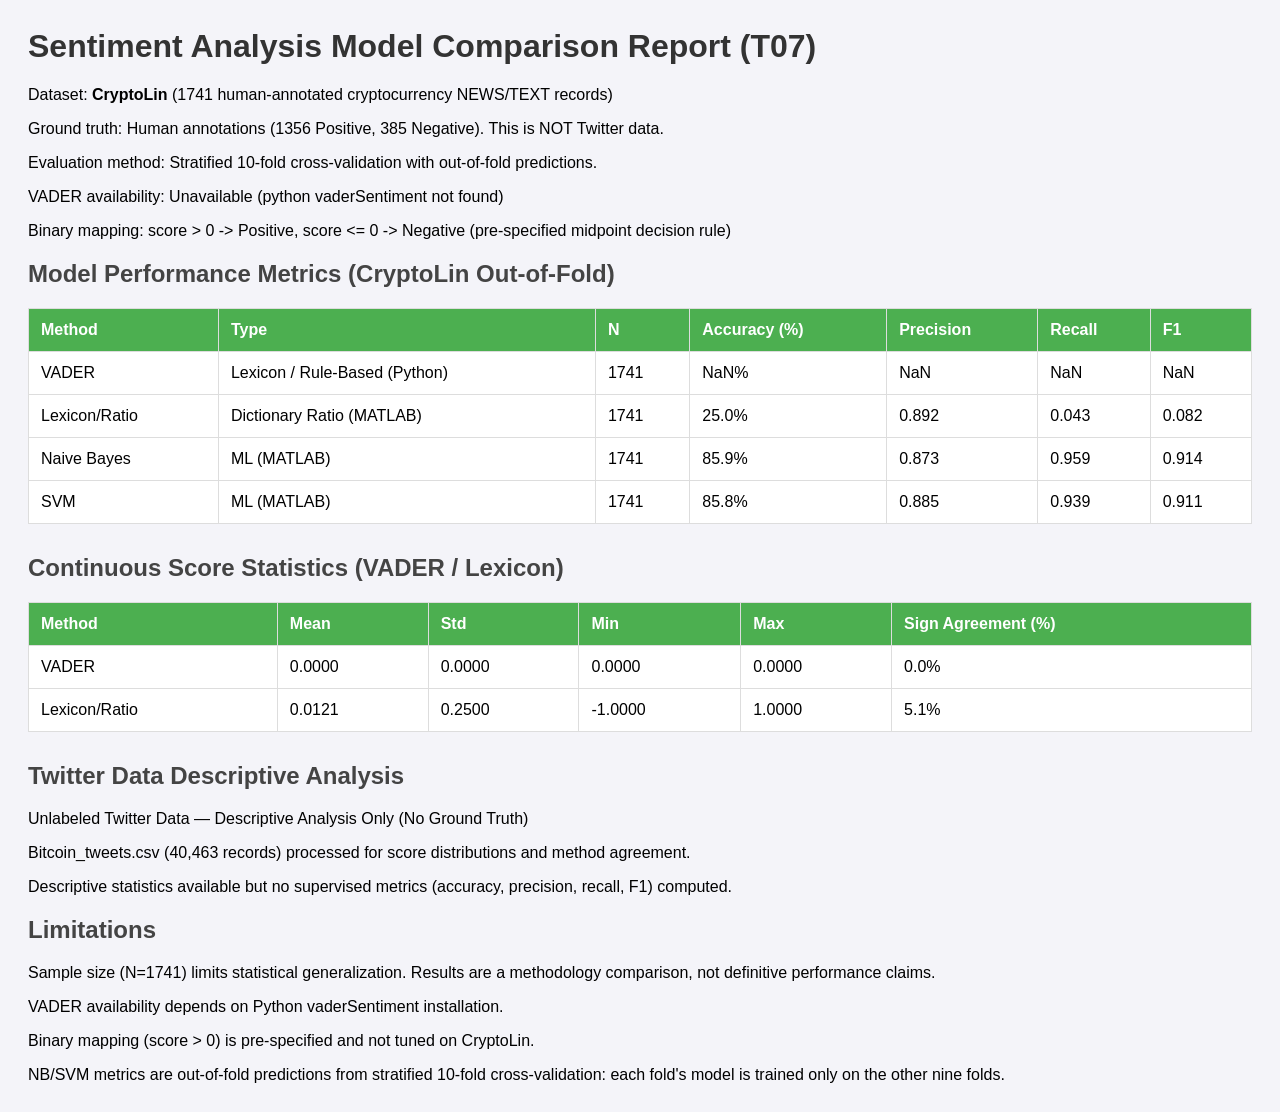
<file: reports/SentimentComparisonReport.html>
<html><head><style>
body { font-family: Arial, sans-serif; background-color: #f4f4f9; padding: 20px; }
h1 { color: #333; }
h2 { color: #444; }
table { border-collapse: collapse; width: 100%; margin-bottom: 30px; background: white; }
th, td { border: 1px solid #ddd; padding: 12px; text-align: left; }
th { background-color: #4CAF50; color: white; }
.metric { font-weight: bold; color: #2196F3; }
</style></head><body>
<h1>Sentiment Analysis Model Comparison Report (T07)</h1>
<p>Dataset: <strong>CryptoLin</strong> (1741 human-annotated cryptocurrency NEWS/TEXT records)</p>
<p>Ground truth: Human annotations (1356 Positive, 385 Negative). This is NOT Twitter data.</p>
<p>Evaluation method: Stratified 10-fold cross-validation with out-of-fold predictions.</p>
<p>VADER availability: Unavailable (python vaderSentiment not found)</p>
<p>Binary mapping: score > 0 -> Positive, score <= 0 -> Negative (pre-specified midpoint decision rule)</p>
<h2>Model Performance Metrics (CryptoLin Out-of-Fold)</h2>
<table>
<tr><th>Method</th><th>Type</th><th>N</th><th>Accuracy (%)</th><th>Precision</th><th>Recall</th><th>F1</th></tr>
<tr><td>VADER</td><td>Lexicon / Rule-Based (Python)</td><td>1741</td><td>NaN%</td><td>NaN</td><td>NaN</td><td>NaN</td></tr>
<tr><td>Lexicon/Ratio</td><td>Dictionary Ratio (MATLAB)</td><td>1741</td><td>25.0%</td><td>0.892</td><td>0.043</td><td>0.082</td></tr>
<tr><td>Naive Bayes</td><td>ML (MATLAB)</td><td>1741</td><td>85.9%</td><td>0.873</td><td>0.959</td><td>0.914</td></tr>
<tr><td>SVM</td><td>ML (MATLAB)</td><td>1741</td><td>85.8%</td><td>0.885</td><td>0.939</td><td>0.911</td></tr>
</table>
<h2>Continuous Score Statistics (VADER / Lexicon)</h2>
<table>
<tr><th>Method</th><th>Mean</th><th>Std</th><th>Min</th><th>Max</th><th>Sign Agreement (%)</th></tr>
<tr><td>VADER</td><td>0.0000</td><td>0.0000</td><td>0.0000</td><td>0.0000</td><td>0.0%</td></tr>
<tr><td>Lexicon/Ratio</td><td>0.0121</td><td>0.2500</td><td>-1.0000</td><td>1.0000</td><td>5.1%</td></tr>
</table>
<h2>Twitter Data Descriptive Analysis</h2>
<p>Unlabeled Twitter Data — Descriptive Analysis Only (No Ground Truth)</p>
<p>Bitcoin_tweets.csv (40,463 records) processed for score distributions and method agreement.</p>
<p>Descriptive statistics available but no supervised metrics (accuracy, precision, recall, F1) computed.</p>
<h2>Limitations</h2>
<p>Sample size (N=1741) limits statistical generalization. Results are a methodology comparison, not definitive performance claims.</p>
<p>VADER availability depends on Python vaderSentiment installation.</p>
<p>Binary mapping (score > 0) is pre-specified and not tuned on CryptoLin.</p>
<p>NB/SVM metrics are out-of-fold predictions from stratified 10-fold cross-validation: each fold's model is trained only on the other nine folds.</p>
</body></html>
</file>
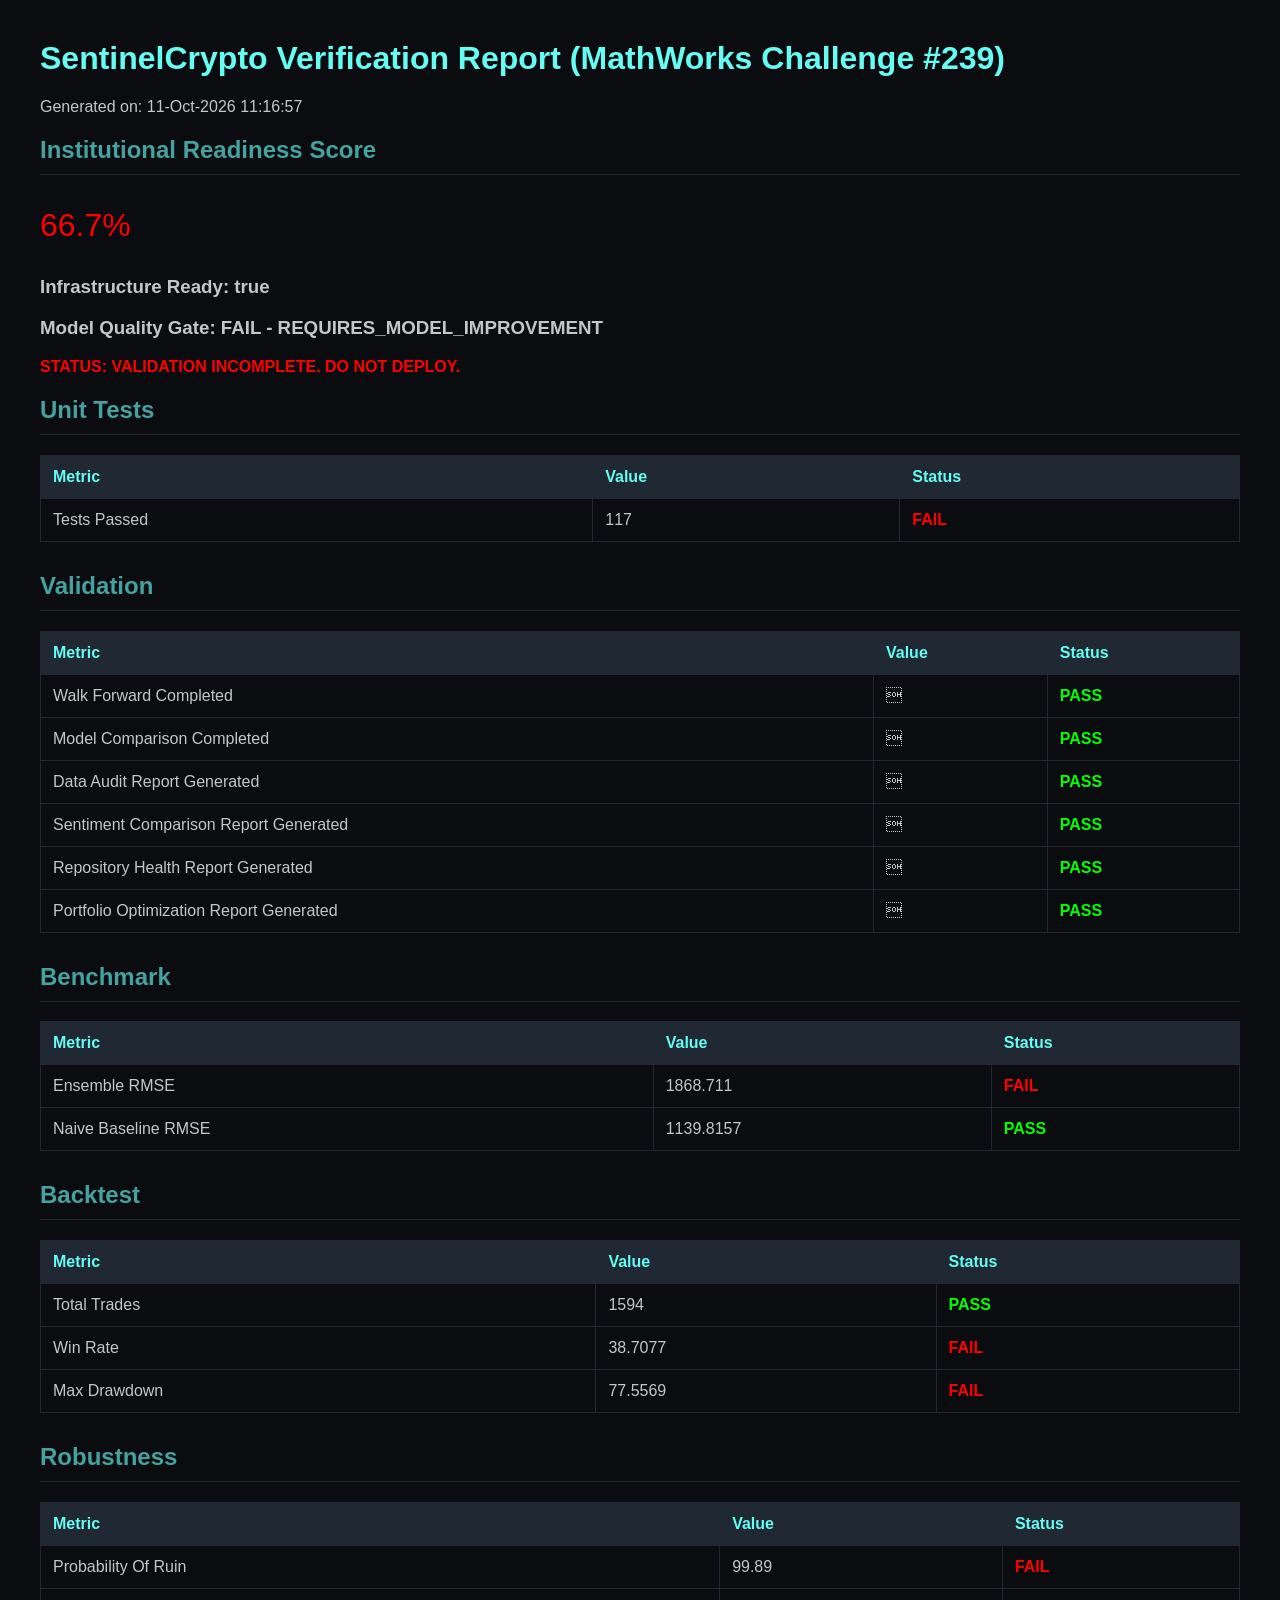
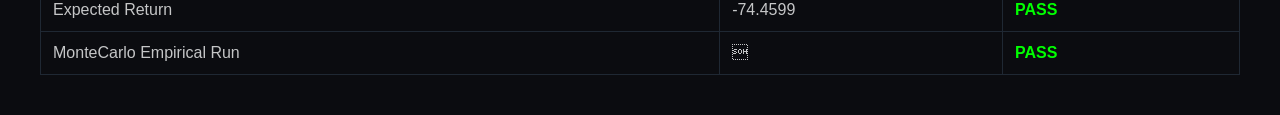
<file: reports/SentinelCrypto_Verification_Report.html>
<!DOCTYPE html>
<html>
<head>
<title>Institutional Verification Report - SentinelCrypto</title>
<style>
body { font-family: Arial, sans-serif; background: #0b0c10; color: #c5c6c7; margin: 40px; }
h1 { color: #66fcf1; }
h2 { color: #45a29e; border-bottom: 1px solid #1f2833; padding-bottom: 10px; }
table { border-collapse: collapse; width: 100%; margin-bottom: 30px; }
th, td { padding: 12px; text-align: left; border: 1px solid #1f2833; }
th { background-color: #1f2833; color: #66fcf1; }
.pass { color: #00ff00; font-weight: bold; }
.fail { color: #ff0000; font-weight: bold; }
.score { font-size: 2em; color: #ff0000; }
</style>
</head>
<body>
<h1>SentinelCrypto Verification Report (MathWorks Challenge #239)</h1>
<p>Generated on: 11-Oct-2026 11:16:57</p>
<h2>Institutional Readiness Score</h2>
<p class="score">66.7%</p>
<h3>Infrastructure Ready: true</h3>
<h3>Model Quality Gate: FAIL - REQUIRES_MODEL_IMPROVEMENT</h3>
<p class="fail">STATUS: VALIDATION INCOMPLETE. DO NOT DEPLOY.</p>
<h2>Unit Tests</h2>
<table>
<tr><th>Metric</th><th>Value</th><th>Status</th></tr>
<tr><td>Tests Passed</td><td>117</td><td><span class="fail">FAIL</span></td></tr>
</table>
<h2>Validation</h2>
<table>
<tr><th>Metric</th><th>Value</th><th>Status</th></tr>
<tr><td>Walk Forward Completed</td><td></td><td><span class="pass">PASS</span></td></tr>
<tr><td>Model Comparison Completed</td><td></td><td><span class="pass">PASS</span></td></tr>
<tr><td>Data Audit Report Generated</td><td></td><td><span class="pass">PASS</span></td></tr>
<tr><td>Sentiment Comparison Report Generated</td><td></td><td><span class="pass">PASS</span></td></tr>
<tr><td>Repository Health Report Generated</td><td></td><td><span class="pass">PASS</span></td></tr>
<tr><td>Portfolio Optimization Report Generated</td><td></td><td><span class="pass">PASS</span></td></tr>
</table>
<h2>Benchmark</h2>
<table>
<tr><th>Metric</th><th>Value</th><th>Status</th></tr>
<tr><td>Ensemble RMSE</td><td>1868.711</td><td><span class="fail">FAIL</span></td></tr>
<tr><td>Naive Baseline RMSE</td><td>1139.8157</td><td><span class="pass">PASS</span></td></tr>
</table>
<h2>Backtest</h2>
<table>
<tr><th>Metric</th><th>Value</th><th>Status</th></tr>
<tr><td>Total Trades</td><td>1594</td><td><span class="pass">PASS</span></td></tr>
<tr><td>Win Rate</td><td>38.7077</td><td><span class="fail">FAIL</span></td></tr>
<tr><td>Max Drawdown</td><td>77.5569</td><td><span class="fail">FAIL</span></td></tr>
</table>
<h2>Robustness</h2>
<table>
<tr><th>Metric</th><th>Value</th><th>Status</th></tr>
<tr><td>Probability Of Ruin</td><td>99.89</td><td><span class="fail">FAIL</span></td></tr>
<tr><td>Expected Return</td><td>-74.4599</td><td><span class="pass">PASS</span></td></tr>
<tr><td>MonteCarlo Empirical Run</td><td></td><td><span class="pass">PASS</span></td></tr>
</table>
</body>
</html>
</file>
<file: reports/SentinelCrypto_QA_Report/stylesheets/root.css>
p {
    font-family: -apple-system,BlinkMacSystemFont,"San Francisco","Segoe UI",Roboto,Oxygen-Sans,Ubuntu,Cantarell,"Noto Sans",Arial,"Helvetica Neue",Helvetica,lucida,sans-serif, 'Noto Sans CJK JP', 'Noto Sans CJK KR', 'Noto Sans CJK SC', 'Noto Sans CJK TC', 'Malgun Gothic', Mona, Osaka, 'Hiragino Kaku Gothic Pro', Meiryo, rg-body;
    font-size: 11pt;
    white-space: pre-wrap;
    word-break: break-word;
    margin: 0px;
}
div.PageContainer {
    padding:20pt;
    margin: auto;
    min-width:7.5in;
}
h1, h2, h3, h4, h5, h6 {
    font-family: -apple-system,BlinkMacSystemFont,"San Francisco","Segoe UI",Roboto,Oxygen-Sans,Ubuntu,Cantarell,"Noto Sans",Arial,"Helvetica Neue",Helvetica,lucida,sans-serif, 'Noto Sans CJK JP', 'Noto Sans CJK KR', 'Noto Sans CJK SC', 'Noto Sans CJK TC', 'Malgun Gothic', Mona, Osaka, 'Hiragino Kaku Gothic Pro', Meiryo, rg-title;
    font-weight: normal;
    white-space: pre;
    word-break: break-word;
    margin: 0px;
}
</file>
<file: reports/SentinelCrypto_QA_Report/stylesheets/combined.css>
:root { --link-color: #212121; --link-hover-color: #2E74B5; --link-color-dark: #E0E0E0; --link-hover-color-dark: #BB86FC; --navigation-pane-background: #D9D9D9; --navigation-pane-background-dark: #7D7D7D; --border: #e5e7eb; --border-dark: #374151; --theme-icon-background: #e5e7eb; --theme-icon-background-dark: #3a3b3d; --bg-background-color: #FFF; --bg-background-color-dark: #333; --font-color: #212121; --font-color-dark: #D9D9D9; --heading4-font-color: #1656A7; --heading4-font-color-dark: #54B6FF; --code-paragraph-background-color: #F5F5F5; --code-paragraph-background-color-dark: #212121; }
html[data-theme="Dark"] { --bg-background-color: var(--bg-background-color-dark); --font-color: var(--font-color-dark); --link-color: var(--link-color-dark); --link-hover-color: var(--link-hover-color-dark); --navigation-pane-background: var(--navigation-pane-background-dark); --theme-icon-background: var(--theme-icon-background-dark); --heading4-font-color: var(--heading4-font-color-dark); --code-paragraph-background-color: var(--code-paragraph-background-color-dark); background-color: var(--bg-background-color-dark); color: var(--font-color-dark); --border: var(--border-dark); }
.NavigationPane { position: fixed; top: 5pt; right: 5pt; z-index: 9999; background: var(--navigation-pane-background); color: var(--font-color); border: 1px solid #BBBBBB; border-radius: 8pt; width: 235pt; max-height: 40pt; overflow: hidden; box-shadow: 0 4px 10px rgba(0,0,0,0.08); transition: all 0.5s ease; visibility: visible; }
.NavigationPane.open { transition: all 0.5s ease; height: 50%; max-height: 50%; width: auto; max-width: 50%; }
.MenuHeader { display: flex; align-items: center; justify-content: flex-end; padding: 2pt 0pt 2pt 0pt; border-bottom: 1px solid #BBBBBB; }
.menu-toggle { display: inline-flex; align-items: center; gap: 4pt; border: 1px solid var(--border); border-radius: 999px; background: var(--theme-icon-background); color: var(--link-color); font-size: 12pt; cursor: pointer; padding: 6pt; }
.MenuHeader .ToggleTheme { display: inline-flex; align-items: center; gap: 8pt; margin: 4pt; }
.MenuHeader .ToggleTheme p { margin: 0; font-size: 12pt; color: var(--link-color); }
.toggle-btn { display: inline-flex; align-items: center; gap: 4pt; padding: 6pt; border: 1px solid var(--border); border-radius: 999px; background: var(--theme-icon-background); color: var(--font-color); cursor: pointer; font-size: 12pt; user-select: none; }
.toggle-btn:focus { outline: 3px solid var(--focus); outline-offset: 2px; }
.NavigationBox { width: 100%; height: 92%; max-height: calc(70vh - 48pt); overflow-x: hidden; overflow-y: scroll; border-width: 0; }
.NavigationBox ul { font-size: 12pt; line-height: 16pt; padding-bottom: 8pt; }
.NavigationBox ul p { white-space: pre; word-break: normal; margin: 0; }
.NavigationBox ul a { color: var(--link-color); text-decoration: none; }
.NavigationBox ul a:hover { color: var(--link-hover-color); }
::-webkit-scrollbar-corner { background: #F0F0F0; }
ul.EventSummaryText { margin: 0pt 0pt 0pt 20pt; list-style-type: circle; padding: 0pt; }
table.EventTable { width: 100%; margin-bottom: 6pt; table-layout: fixed; }
table.EventTable td.IndentCell { width: 20pt; }
table.EventTable td.ContentCell { border-left: 1px solid #D9E2F3; padding-left: 0.08in; padding-right: 0.08in; }
span.InlineLabel { font-size: 12pt; letter-spacing:0.5pt; font-style: italic; }
span.InlineText { font-size: 12pt; }
p.CodeParagraph { font-family: 'Courier New', 'Noto Sans Mono CJK JP', 'Noto Sans Mono CJK KR', 'Noto Sans Mono CJK SC', 'Noto Sans Mono CJK TC', 'Noto Sans CJK JP', 'Noto Sans CJK KR', 'Noto Sans CJK SC', 'Noto Sans CJK TC', 'Malgun Gothic', Mona, Osaka, 'Hiragino Kaku Gothic Pro', Meiryo, 'Noto Mono, Noto Sans CJK JP, Noto Sans CJK SC, Noto Sans CJK KR'; font-size: 12pt; line-height: 20px; margin-left: 5pt; padding: 2pt 5pt 2pt 5pt;; max-height: 200pt; max-width: 100%; overflow: auto; background-color: var(--code-paragraph-background-color); display: inline-block; white-space: pre; word-break: normal; }
p.BoldText { font-weight: bold; }
span.InternalLink { color: var(--link-hover-color); text-decoration: underline; font-style: italic; }
span.InternalLink:hover { font-weight: bold; }
p.TwelvePoint { font-size: 12pt; }
p.ElevenPoint { font-size: 11pt; }
p.EventsLabel { font-size: 12pt; line-height: 16px; }
p.BaseFolder { font-size: 12pt; text-decoration: underline; }
p.BaseFolder a { color: var(--link-color); }
p.BaseFolder a:hover { color: var(--link-hover-color); }
p.SpaceAfterTestParentOverviewParts { font-size: 1pt; margin-bottom:6pt; }
p.CommandWindowText { font-family: 'Courier New', 'Noto Sans Mono CJK JP', 'Noto Sans Mono CJK KR', 'Noto Sans Mono CJK SC', 'Noto Sans Mono CJK TC', 'Noto Sans CJK JP', 'Noto Sans CJK KR', 'Noto Sans CJK SC', 'Noto Sans CJK TC', 'Malgun Gothic', Mona, Osaka, 'Hiragino Kaku Gothic Pro', Meiryo, 'Noto Mono, Noto Sans CJK JP, Noto Sans CJK SC, Noto Sans CJK KR'; font-size: 12pt; line-height: 20px; border: 1px solid #A6A6A6; padding-top: 1pt; padding-bottom: 1pt; padding-left: 4pt; padding-right: 4pt; max-height:400pt; overflow: auto; white-space: pre; word-break: normal; }
h1.CoverPageTitle { font-size: 28pt; line-height: 35px; text-align: center; }
table.CoverPageTable { margin-top: 10pt; width: 100%; table-layout: fixed; }
table.CoverPageTable p { font-size: 14pt; line-height: 20px; }
table.CoverPageTable td { padding-left: 6pt; padding-right: 6pt; vertical-align: top; }
table.CoverPageTable td.CoverPageTableLabel { width: 47%; }
table.CoverPageTable td.CoverPageTableLabel p { text-align: right; }
table.CoverPageTable td.CoverPageTableValue { width: 53%; }
p.TopMargin { margin-top: 20pt; }
p.DiagnosticLabel { font-size: 12pt; line-height: 20px; letter-spacing:0.5pt; font-style: italic; }
p.FailureSummaryText { font-size: 14pt; margin-bottom: 8pt; }
table.FailureSummaryTable { font-size: 12pt; width: 100%; }
table.FailureSummaryTable td { padding-left: 6pt; padding-right: 6pt; }
table.FailureSummaryTable a { color: var(--link-color); text-decoration: none; }
table.FailureSummaryTable a:hover { color: var(--link-hover-color); text-decoration: underline; }
table.FailureSummaryTable td.FailureSummaryTableIndentColumn { width: 0.2in; }
table.FailureSummaryTable td.TestNameColumn { border-bottom: 1px solid #D0CECE; }
table.FailureSummaryTable td.ReasonsColumn { border-bottom: 1px solid #D0CECE; width: 1.6in; }
table.FailureSummaryTable td.DetailsLinkColumn { text-align: right; width: 0.75in; }
table.FailureSummaryTable tr.FailureSummaryRow p { margin-top: 3pt; }
p.FilterSummaryText { font-size: 14pt; margin-bottom: 8pt; }
table.FilterSummaryTable { font-size: 12pt; width: 100%; }
table.FilterSummaryTable td { padding-left: 6pt; padding-right: 6pt; }
table.FilterSummaryTable a { color: var(--link-color); text-decoration: none; }
table.FilterSummaryTable a:hover { color: var(--link-hover-color); text-decoration: underline; }
table.FilterSummaryTable td.FilteredSummaryTableIndentColumn { width: 0.2in; }
table.FilterSummaryTable td.TestNameColumn { border-bottom: 1px solid #D0CECE; }
table.FilterSummaryTable td.DetailsLinkColumn { text-align: right; width: 0.7in; }
table.FilterSummaryTable tr.FilterSummaryRow p { margin-top: 3pt; }
h1.Heading1 { font-size: 20pt; line-height: 29px; letter-spacing: 1pt; border-bottom: 1px solid #ED7D31; margin-left: -6pt; margin-right: -6pt; margin-top: 10pt; margin-bottom: 6pt; padding-left: 4pt; }
h2.Heading2 { font-size: 17pt; line-height: 25px; letter-spacing: 2pt; font-weight: bold; color: white; background-color: #4471C4; border-left: 8pt solid #4471C4; border-top: 4pt solid #4471C4; border-right: 8pt solid #4471C4; border-bottom: 4pt solid #4471C4; margin-left: -6pt; margin-right: -6pt; margin-top: 10pt; }
h3.Heading3 { font-size: 15pt; line-height: 22px; letter-spacing: 2pt; color: black; background-color: #D9E2F3; border-left: 8pt solid #D9E2F3; border-top: 4pt solid #D9E2F3; border-right: 8pt solid #D9E2F3; border-bottom: 4pt solid #D9E2F3; margin-left: -6pt; margin-right: -6pt; margin-top: 10pt; }
h4.Heading4 { font-size: 14pt; line-height: 20px; letter-spacing: 1pt; color: var(--heading4-font-color); border-left: 1px dashed #4471C4; border-top: 1px dashed #4471C4; margin-left: -6pt; margin-right: -6pt; margin-top: 10pt; margin-bottom: 10pt; padding-top: 2pt; padding-left: 6pt; }
h5.Heading5 { font-size: 12pt; line-height: 18px; font-weight: bold; margin-top: 8pt; margin-bottom: 8pt; }
p.LeftArtifactImageParagraph { margin-top: 2pt; margin-bottom: 2pt; margin-left: 10pt; }
p.LeftArtifactImageParagraph img:hover { cursor: pointer; }
p.SingleCenteredHolePart { text-align: center; }
p.StackTextParagraph { font-family: Menlo, Monaco, Consolas, 'Courier New', monospace, 'Noto Sans Mono CJK JP', 'Noto Sans Mono CJK KR', 'Noto Sans Mono CJK SC', 'Noto Sans Mono CJK TC', 'Noto Sans CJK JP', 'Noto Sans CJK KR', 'Noto Sans CJK SC', 'Noto Sans CJK TC', 'Malgun Gothic', Mona, Osaka, 'Hiragino Kaku Gothic Pro', Meiryo, 'Noto Mono, Noto Sans CJK JP, Noto Sans CJK SC, Noto Sans CJK KR'; font-size: 12pt; line-height: 20px; margin-left: 5pt; padding: 2pt 5pt 2pt 5pt; max-height: 100pt; max-width: 100%; display: inline-block; overflow: auto; }
p.TestDetails { font-size: 12pt; margin-bottom: 12pt; }
p.OverviewLinkParagraph { font-size: 12pt; text-align: right; }
table.TestParentBox { margin-top: 3pt; margin-bottom: 6pt; width: 100%; }
table.TestParentBox td.IndentCell { width:0.2in; }
table.TestParentBox td.TestParentNameCell { border-left:1px solid #E6E6E6; border-top: 1px solid #E6E6E6; margin-left: 3pt; margin-top: 1pt; }
table.TestParentBox td.TestParentNameCell p { text-decoration: underline; font-size: 12pt; }
table.TestParentBox td.TestParentNameCell a { color: var(--link-color); }
table.TestParentBox td.TestParentNameCell a:hover { color: var(--link-hover-color); }
table.TestParentBox td.TotalDurationTextCell { width: 1.2in; text-align: right; border-right:1px solid #E6E6E6; border-top: 1px solid #E6E6E6; margin-top: 1pt; margin-right: 3pt; }
table.TestParentBox td.TotalDurationTextCell p { font-size: 12pt; }
table.TestParentBox td.ResultsIconsCell { border-left: 1px solid #E6E6E6; border-right: 1px solid #E6E6E6; border-bottom: 1px solid #E6E6E6; margin-left: 3pt; margin-right: 3pt; margin-bottom: 1pt; }
table.TestParentBox td.ResultsIconsCell p { font-family: Menlo, Monaco, Consolas, 'Courier New', monospace, 'Noto Sans Mono CJK JP', 'Noto Sans Mono CJK KR', 'Noto Sans Mono CJK SC', 'Noto Sans Mono CJK TC', 'Noto Sans CJK JP', 'Noto Sans CJK KR', 'Noto Sans CJK SC', 'Noto Sans CJK TC', 'Malgun Gothic', Mona, Osaka, 'Hiragino Kaku Gothic Pro', Meiryo, 'Noto Mono, Noto Sans CJK JP, Noto Sans CJK SC, Noto Sans CJK KR'; font-size: 4pt; line-height: 6pt; }
table.TestParentBox td.ResultsIconsCell img:hover { transform: scale(1.75); transition: transform 0.2s ease; }
</file>
